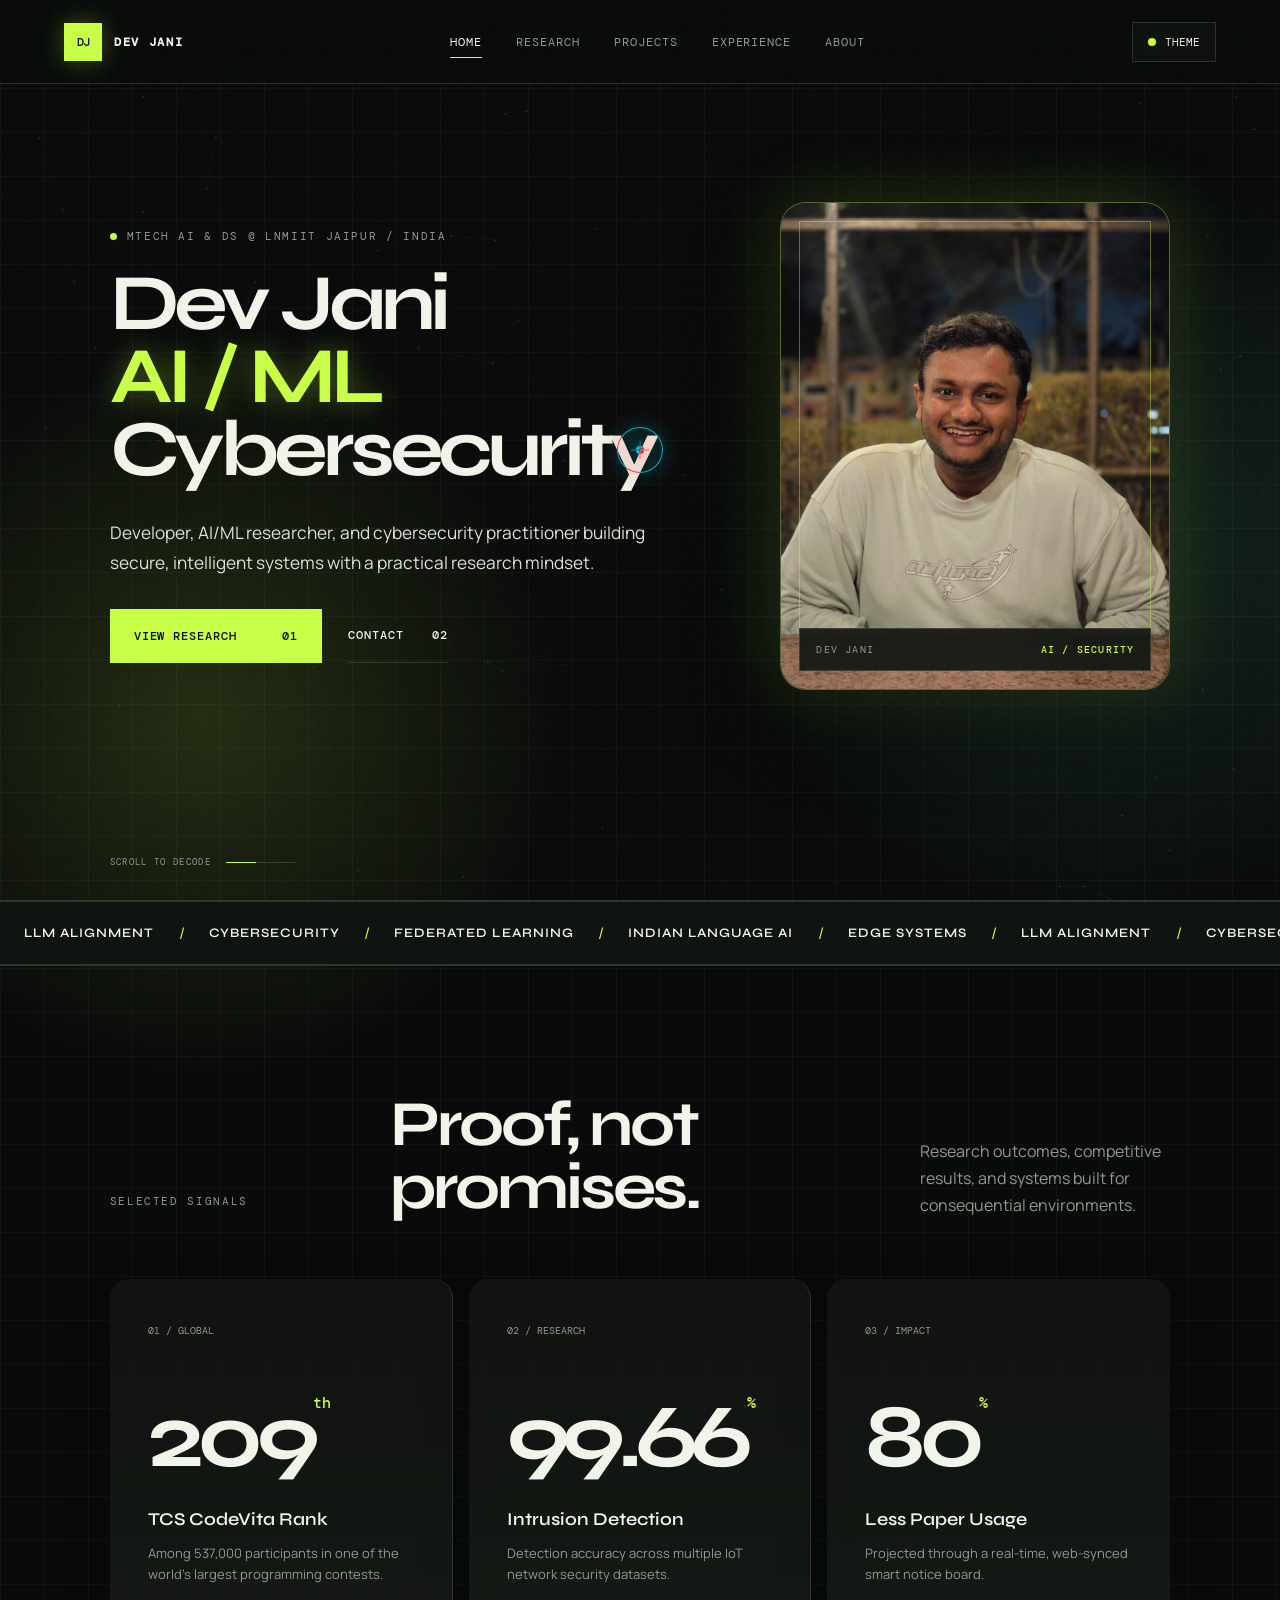
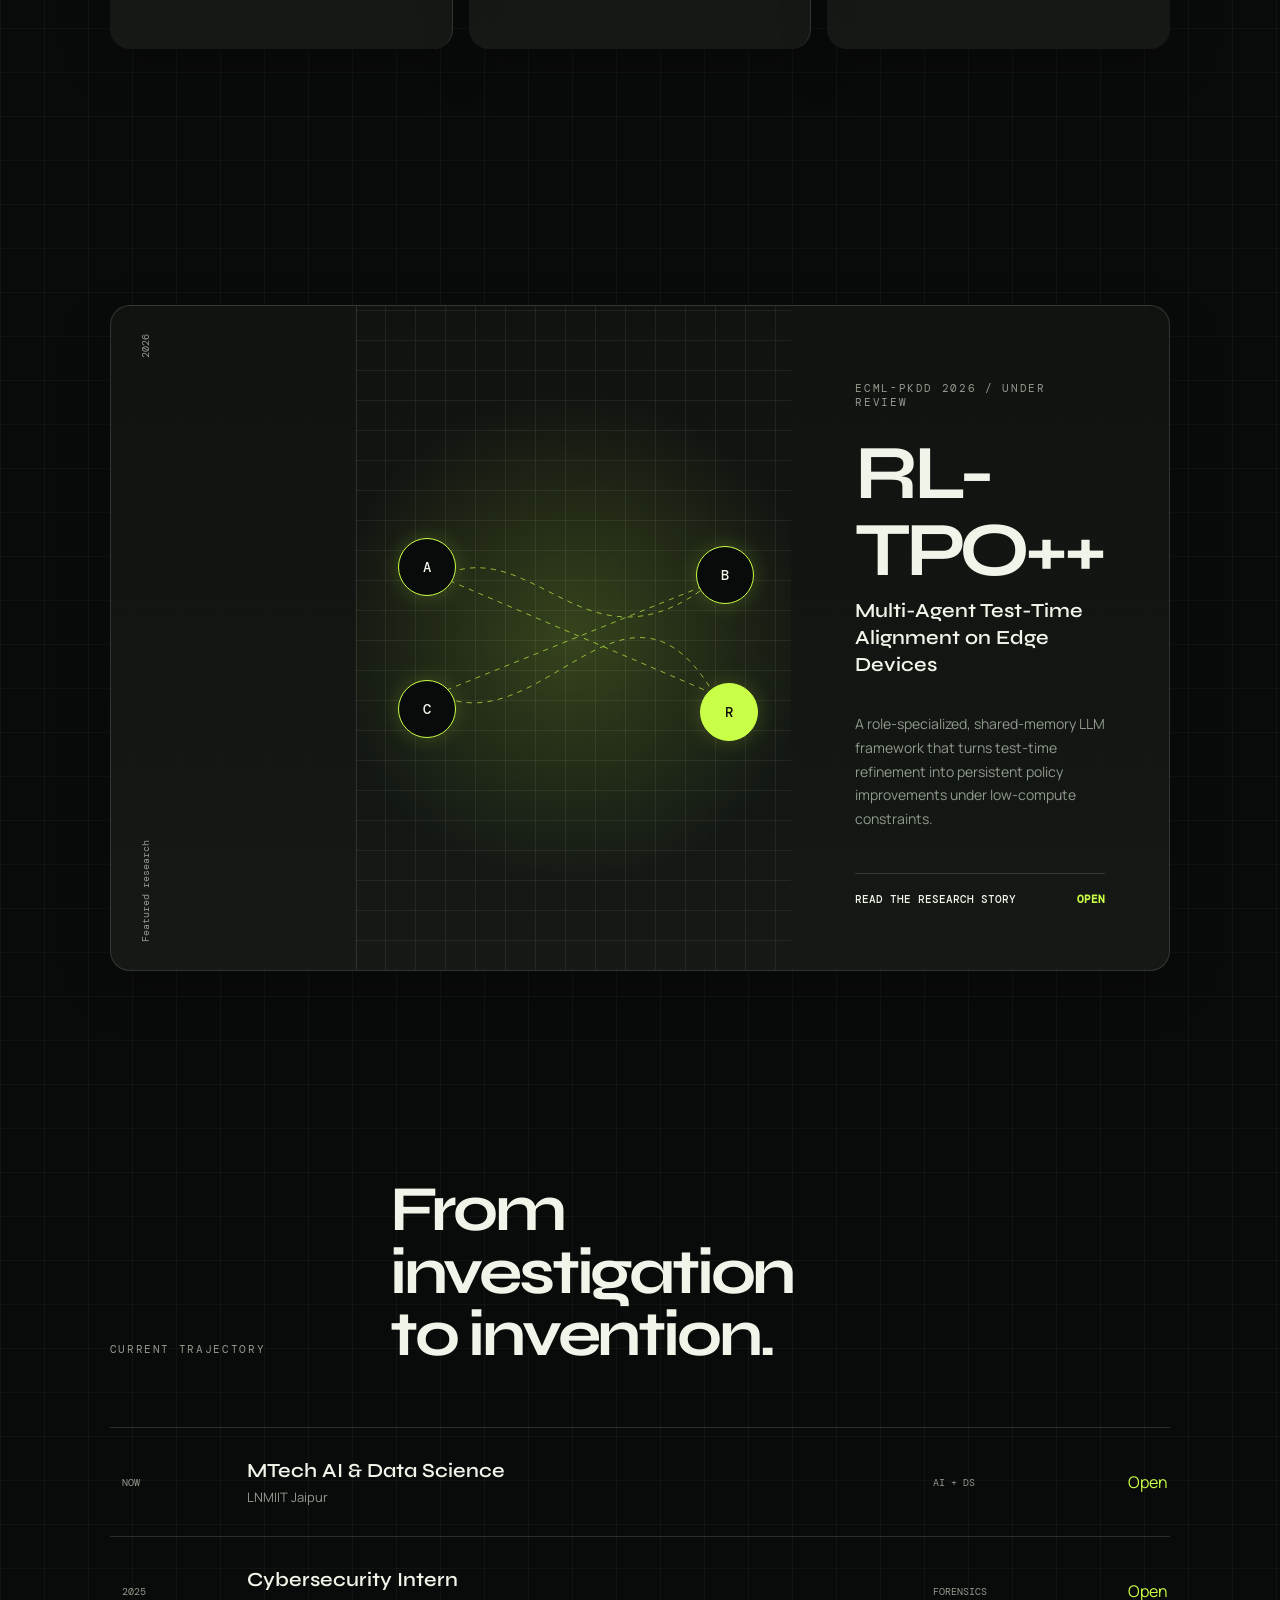
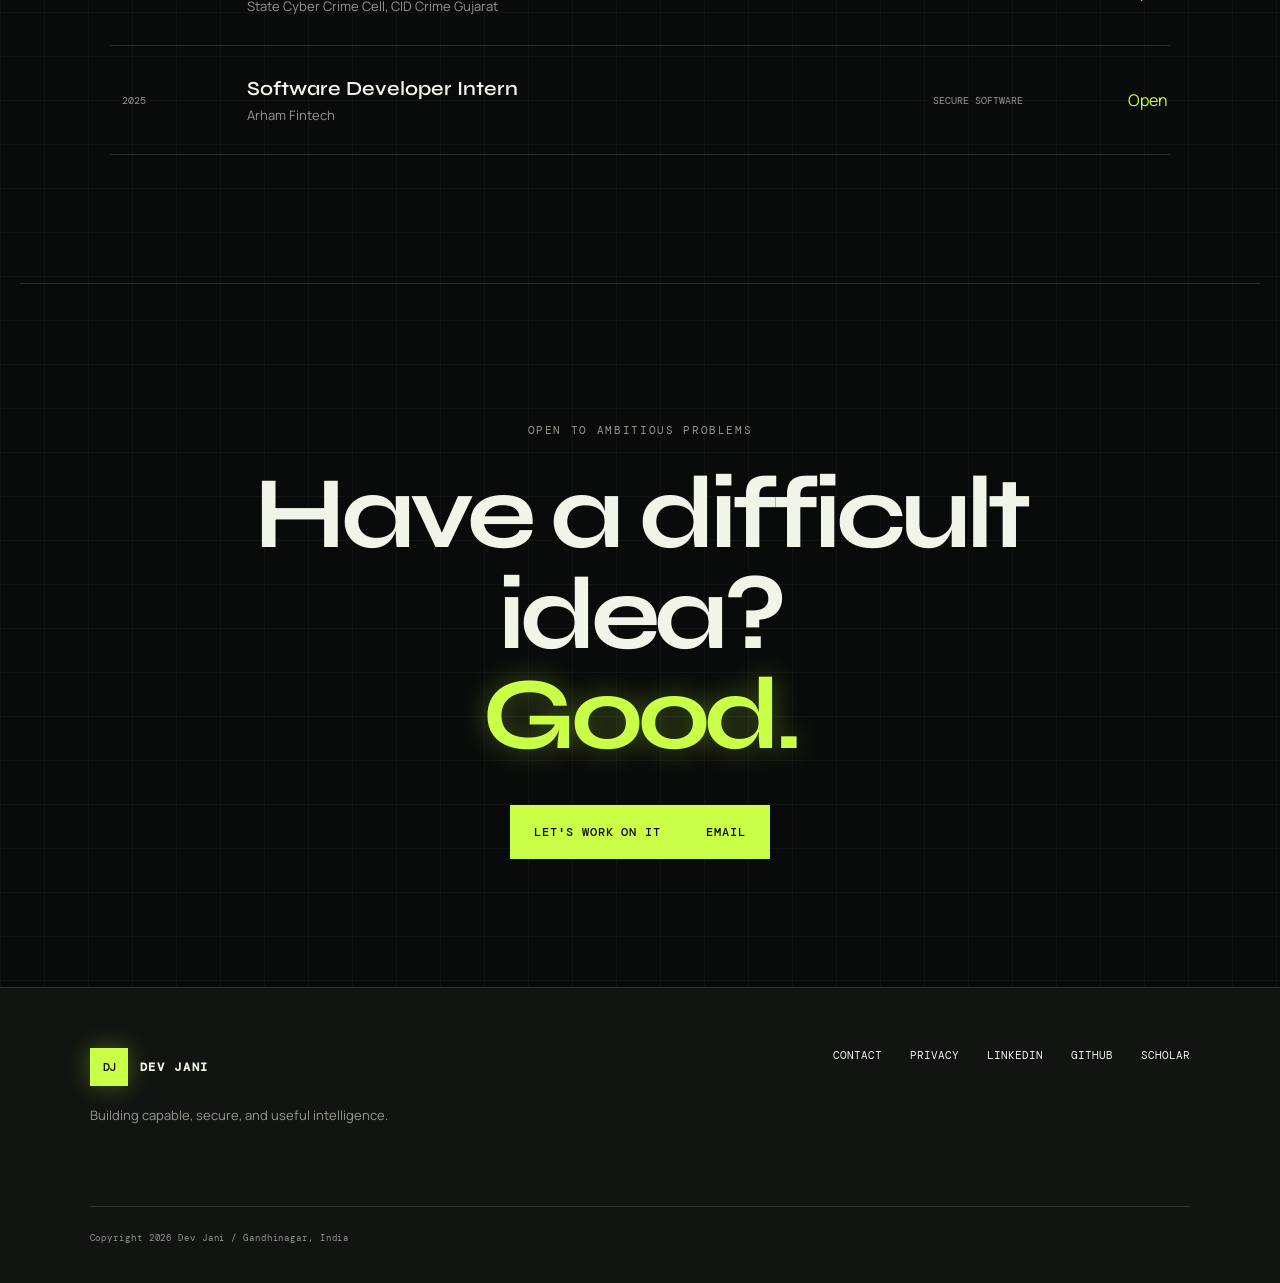
<file: index.html>
﻿<!doctype html>
<html lang="en">
<head>
  <meta charset="UTF-8">
  <meta name="viewport" content="width=device-width, initial-scale=1.0">
  <meta name="description" content="Dev Jani - AI researcher, cybersecurity practitioner, and software engineer building intelligent systems for the real world.">
  <title>Dev Jani - AI Researcher & Engineer</title>
  <link rel="canonical" href="https://d-ev-portfolio.vercel.app/">
  <meta property="og:type" content="website">
  <meta property="og:title" content="Dev Jani — AI Researcher & Engineer">
  <meta property="og:description" content="AI researcher, cybersecurity practitioner, and software engineer building intelligent systems for the real world.">
  <meta property="og:url" content="https://d-ev-portfolio.vercel.app/">
  <meta property="og:image" content="https://d-ev-portfolio.vercel.app/assets/images/dev-jani-portrait.jpeg">
  <meta name="twitter:card" content="summary_large_image">
  <script type="application/ld+json">
  {
    "@context": "https://schema.org",
    "@graph": [
      {"@type":"Person","@id":"https://d-ev-portfolio.vercel.app/#dev-jani","name":"Dev Jani","url":"https://d-ev-portfolio.vercel.app/","image":"https://d-ev-portfolio.vercel.app/assets/images/dev-jani-portrait.jpeg","jobTitle":"AI Researcher and Software Engineer","description":"AI researcher, cybersecurity practitioner, and software engineer building secure, intelligent systems.","email":"dev.j.jani2004@gmail.com","telephone":"+91-91733-68237","address":{"@type":"PostalAddress","addressLocality":"Gandhinagar","addressRegion":"Gujarat","addressCountry":"IN"},"sameAs":["https://www.linkedin.com/in/devjani/","https://github.com/DevJani1454","https://scholar.google.com/citations?user=0_4gJzQAAAAJ&hl=en"]},
      {"@type":"Organization","@id":"https://d-ev-portfolio.vercel.app/#organization","name":"Dev Jani Portfolio","url":"https://d-ev-portfolio.vercel.app/","email":"dev.j.jani2004@gmail.com","telephone":"+91-91733-68237","address":{"@type":"PostalAddress","addressLocality":"Gandhinagar","addressRegion":"Gujarat","addressCountry":"IN"},"contactPoint":{"@type":"ContactPoint","email":"dev.j.jani2004@gmail.com","telephone":"+91-91733-68237","contactType":"professional inquiries","availableLanguage":["English","Gujarati","Hindi"]}}
    ]
  }
  </script>
  <link rel="preconnect" href="https://fonts.googleapis.com">
  <link rel="preconnect" href="https://fonts.gstatic.com" crossorigin>
  <link href="https://fonts.googleapis.com/css2?family=DM+Mono:wght@300;400;500&family=Manrope:wght@400;500;600;700&family=Syne:wght@600;700;800&display=swap" rel="stylesheet">
  <link rel="stylesheet" href="assets/styles.css">
</head>
<body data-page="home">
  <canvas id="field" aria-hidden="true"></canvas>
  <div class="noise" aria-hidden="true"></div>

  <header class="site-header">
    <a class="brand" href="index.html" aria-label="Dev Jani, home"><span>DJ</span><b>DEV JANI</b></a>
    <nav class="desktop-nav" aria-label="Primary navigation">
      <a class="active" href="index.html">Home</a>
      <a href="research.html">Research</a>
      <a href="projects.html">Projects</a>
      <a href="experience.html">Experience</a>
      <a href="about.html">About</a>
    </nav>
    <div class="header-actions">
      <button class="theme-trigger" type="button" aria-label="Change theme"><i></i><span>Theme</span></button>
      <button class="menu-trigger" type="button" aria-label="Open menu"><span></span><span></span></button>
    </div>
  </header>

  <aside class="mobile-menu" aria-hidden="true">
    <nav>
      <a href="index.html">Home <sup>01</sup></a>
      <a href="research.html">Research <sup>02</sup></a>
      <a href="projects.html">Projects <sup>03</sup></a>
      <a href="experience.html">Experience <sup>04</sup></a>
      <a href="about.html">About <sup>05</sup></a>
    </nav>
  </aside>

  <main>
    <section class="hero section">
      <div class="hero-copy">
        <div class="eyebrow reveal"><span class="status-dot"></span> MTech AI &amp; DS @ LNMIIT Jaipur / India</div>
        <h1 class="hero-title reveal">Dev Jani<br><em>AI / ML</em><br>Cybersecurity</h1>
        <p class="hero-intro reveal">Developer, AI/ML researcher, and cybersecurity practitioner building secure, intelligent systems with a practical research mindset.</p>
        <div class="hero-actions reveal">
          <a class="button primary magnetic" href="research.html">View research <span>01</span></a>
          <a class="button text-button" href="mailto:dev.j.jani2004@gmail.com">Contact <span>02</span></a>
        </div>
      </div>

      <figure class="hero-portrait reveal" aria-label="Portrait of Dev Jani">
        <img src="assets/images/dev-jani-portrait.jpeg" alt="Dev Jani smiling at a table" loading="eager">
        <figcaption>
          <span>DEV JANI</span>
          <b>AI / SECURITY</b>
        </figcaption>
      </figure>

      <div class="scroll-cue">SCROLL TO DECODE <span></span></div>
    </section>

    <section class="signal-strip">
      <div class="marquee">
        <div class="marquee-inner">
          <span>LLM ALIGNMENT</span><i>/</i><span>CYBERSECURITY</span><i>/</i><span>FEDERATED LEARNING</span><i>/</i><span>INDIAN LANGUAGE AI</span><i>/</i><span>EDGE SYSTEMS</span><i>/</i>
          <span>LLM ALIGNMENT</span><i>/</i><span>CYBERSECURITY</span><i>/</i><span>FEDERATED LEARNING</span><i>/</i><span>INDIAN LANGUAGE AI</span><i>/</i><span>EDGE SYSTEMS</span><i>/</i>
        </div>
      </div>
    </section>

    <section class="section proof-section">
      <div class="section-heading reveal">
        <p class="kicker">Selected signals</p>
        <h2>Proof, not promises.</h2>
        <p>Research outcomes, competitive results, and systems built for consequential environments.</p>
      </div>
      <div class="metric-grid">
        <article class="metric-card tilt reveal">
          <span class="metric-index">01 / GLOBAL</span>
          <strong><span data-count="209">0</span><sup>th</sup></strong>
          <h3>TCS CodeVita Rank</h3>
          <p>Among 537,000 participants in one of the world's largest programming contests.</p>
        </article>
        <article class="metric-card tilt reveal">
          <span class="metric-index">02 / RESEARCH</span>
          <strong><span data-count="99.66">0</span><sup>%</sup></strong>
          <h3>Intrusion Detection</h3>
          <p>Detection accuracy across multiple IoT network security datasets.</p>
        </article>
        <article class="metric-card tilt reveal">
          <span class="metric-index">03 / IMPACT</span>
          <strong><span data-count="80">0</span><sup>%</sup></strong>
          <h3>Less Paper Usage</h3>
          <p>Projected through a real-time, web-synced smart notice board.</p>
        </article>
      </div>
    </section>

    <section class="section feature-section">
      <a class="feature-card reveal" href="research.html">
        <div class="feature-meta"><span>Featured research</span><span>2026</span></div>
        <div class="feature-visual">
          <div class="agent-map" aria-hidden="true">
            <i class="node node-a">A</i><i class="node node-b">B</i><i class="node node-c">C</i><i class="node node-d">R</i>
            <svg viewBox="0 0 600 360"><path d="M95 90 C240 20 320 250 510 100"/><path d="M90 270 C250 350 380 40 515 270"/><path d="M95 90 L515 270"/><path d="M90 270 L510 100"/></svg>
          </div>
        </div>
        <div class="feature-copy">
          <p class="kicker">ECML-PKDD 2026 / Under review</p>
          <h2>RL-TPO++</h2>
          <h3>Multi-Agent Test-Time Alignment on Edge Devices</h3>
          <p>A role-specialized, shared-memory LLM framework that turns test-time refinement into persistent policy improvements under low-compute constraints.</p>
          <span class="link-arrow">Read the research story <b>Open</b></span>
        </div>
      </a>
    </section>

    <section class="section path-section">
      <div class="section-heading reveal">
        <p class="kicker">Current trajectory</p>
        <h2>From investigation<br>to invention.</h2>
      </div>
      <div class="path-list">
        <a class="path-row reveal" href="about.html">
          <span class="path-year">NOW</span>
          <div><h3>MTech AI &amp; Data Science</h3><p>LNMIIT Jaipur</p></div>
          <span class="path-tag">AI + DS</span><b>Open</b>
        </a>
        <a class="path-row reveal" href="experience.html">
          <span class="path-year">2025</span>
          <div><h3>Cybersecurity Intern</h3><p>State Cyber Crime Cell, CID Crime Gujarat</p></div>
          <span class="path-tag">FORENSICS</span><b>Open</b>
        </a>
        <a class="path-row reveal" href="experience.html">
          <span class="path-year">2025</span>
          <div><h3>Software Developer Intern</h3><p>Arham Fintech</p></div>
          <span class="path-tag">SECURE SOFTWARE</span><b>Open</b>
        </a>
      </div>
    </section>

    <section class="section contact-cta reveal">
      <p class="kicker">Open to ambitious problems</p>
      <h2>Have a difficult idea?<br><em>Good.</em></h2>
      <a class="button primary magnetic" href="mailto:dev.j.jani2004@gmail.com">Let's work on it <span>Email</span></a>
    </section>
  </main>

  <footer class="site-footer">
    <div><a class="brand" href="index.html"><span>DJ</span><b>DEV JANI</b></a><p>Building capable, secure, and useful intelligence.</p></div>
    <div class="footer-links"><a href="contact.html">Contact</a><a href="privacy.html">Privacy</a><a href="https://www.linkedin.com/in/devjani/" target="_blank" rel="noreferrer">LinkedIn</a><a href="https://github.com/DevJani1454" target="_blank" rel="noreferrer">GitHub</a><a href="https://scholar.google.com/citations?user=0_4gJzQAAAAJ&hl=en" target="_blank" rel="noreferrer">Scholar</a></div>
    <p class="copyright">Copyright <span data-year></span> Dev Jani / Gandhinagar, India</p>
  </footer>

  <div class="theme-panel" aria-hidden="true">
    <p>Choose your atmosphere</p>
    <button data-theme-value="noir" data-label="Noir Signal" aria-label="Use Noir Signal theme"><span></span>Noir Signal</button>
    <button data-theme-value="paper" data-label="Research Paper" aria-label="Use Research Paper theme"><span></span>Research Paper</button>
    <button data-theme-value="cobalt" data-label="Cobalt Lab" aria-label="Use Cobalt Lab theme"><span></span>Cobalt Lab</button>
    <button data-theme-value="cyber" data-label="Cyber Ops" aria-label="Use Cyber Ops theme"><span></span>Cyber Ops</button>
    <button data-theme-value="airforce" data-label="Air Command" aria-label="Use Air Command theme"><span></span>Air Command</button>
    <button data-theme-value="quantum" data-label="Quantum Bloom" aria-label="Use Quantum Bloom theme"><span></span>Quantum Bloom</button>
  </div>

  <div class="cursor-dot" aria-hidden="true"></div><div class="cursor-ring" aria-hidden="true"></div>
  <div class="page-transition" aria-hidden="true"><span>DEV / JANI</span></div>
  <script src="assets/app.js"></script>
</body>
</html>
</file>
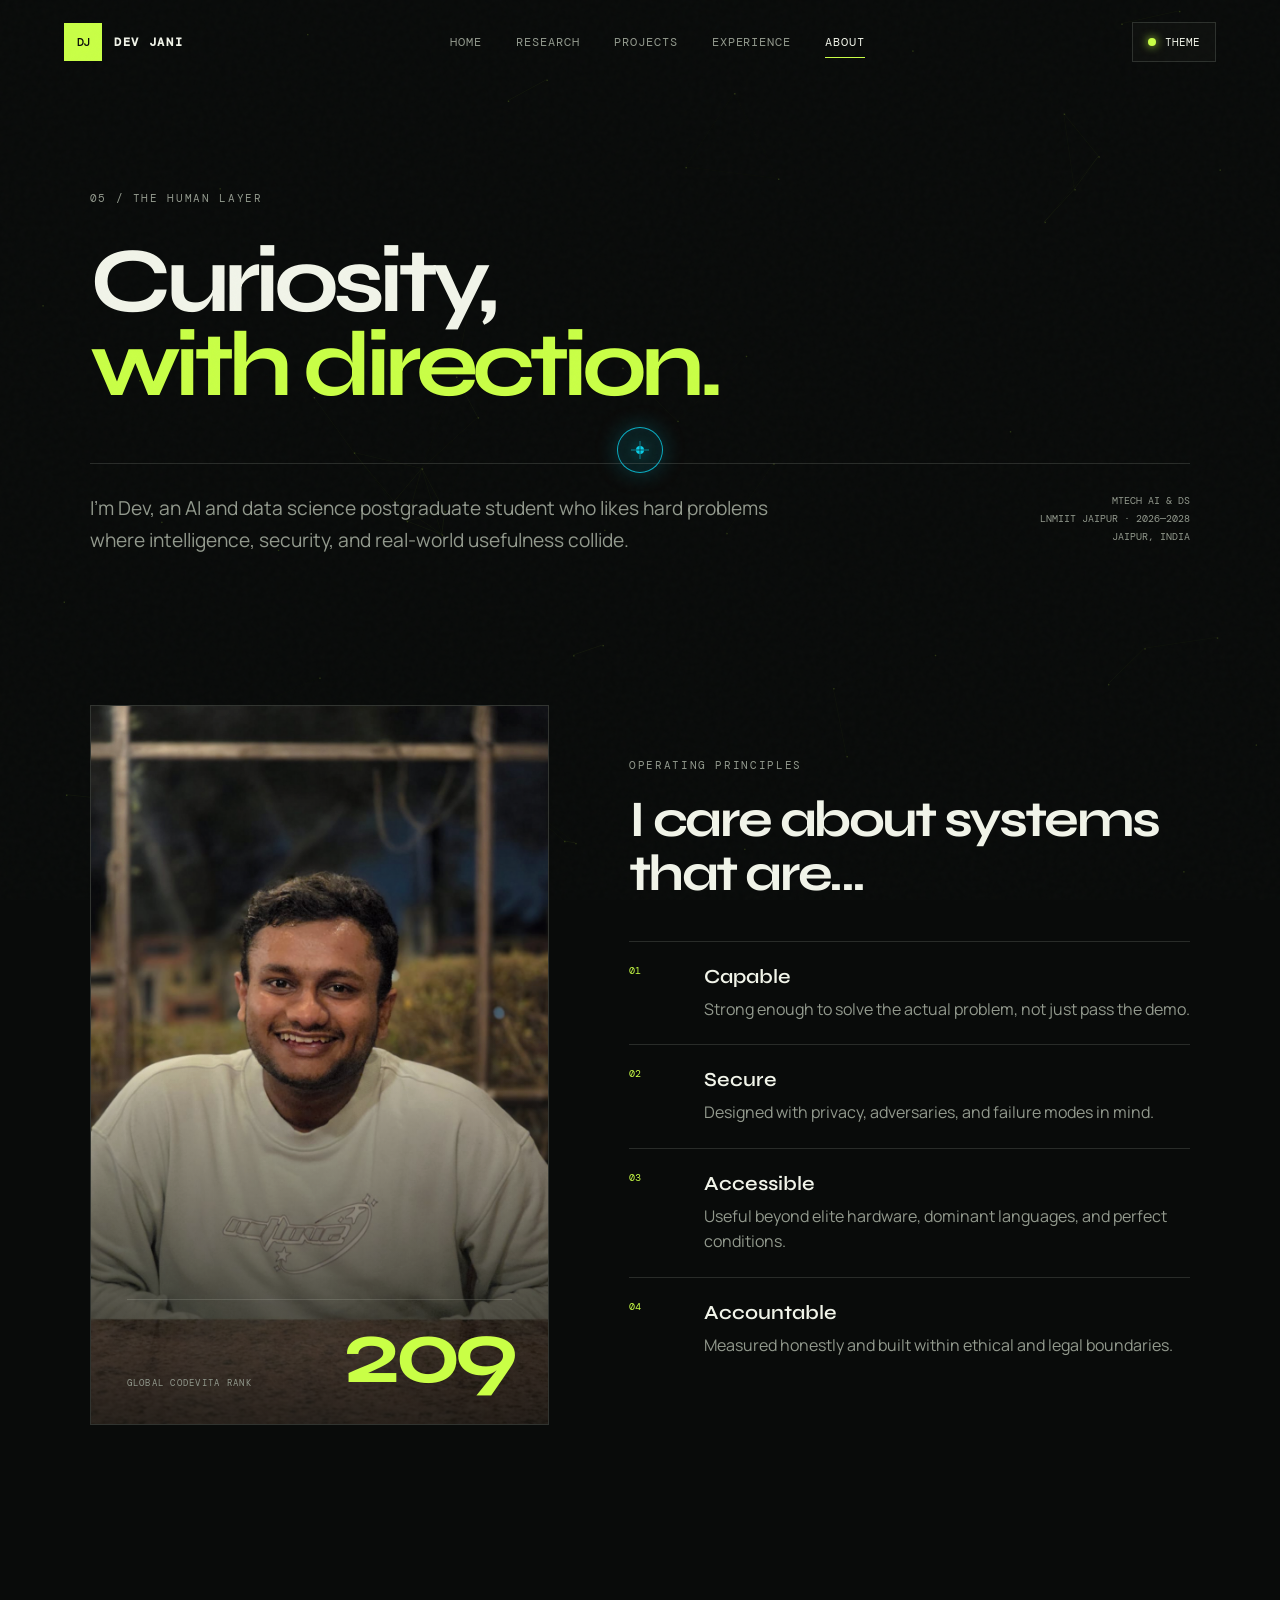
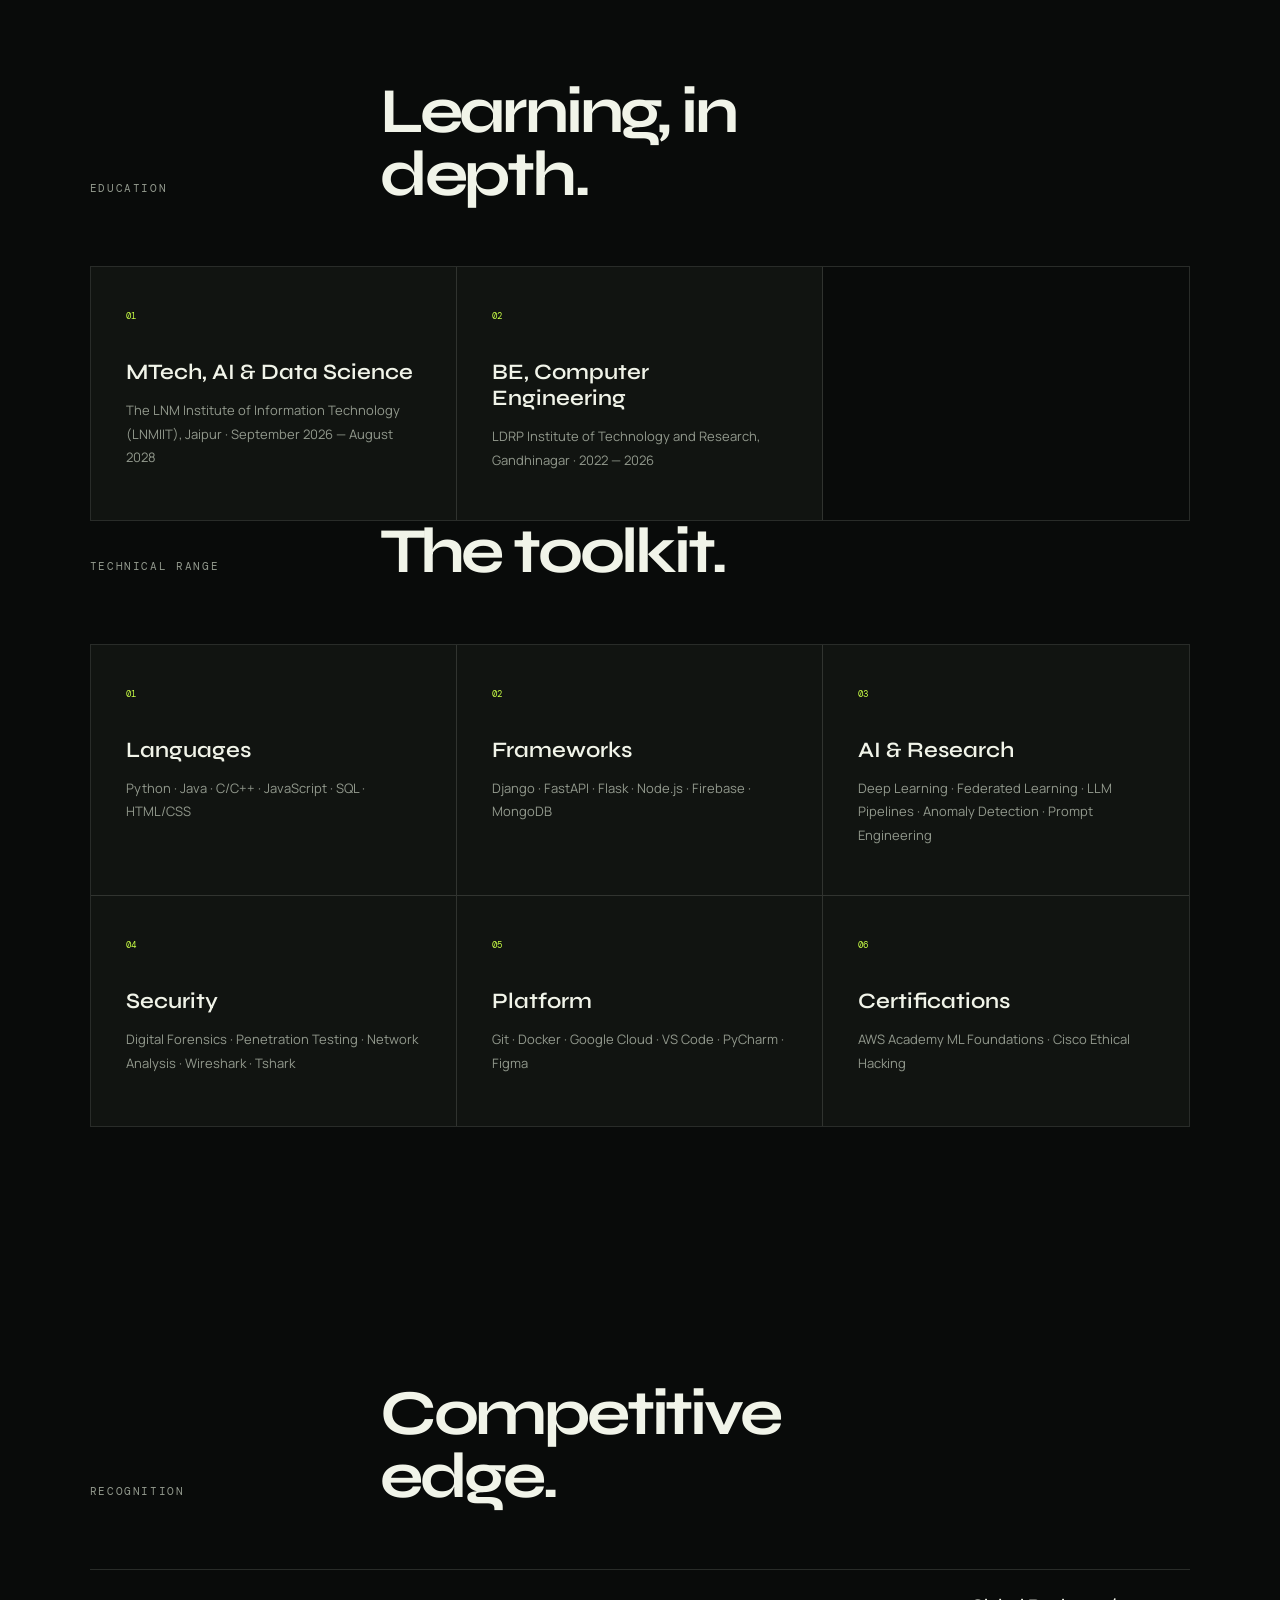
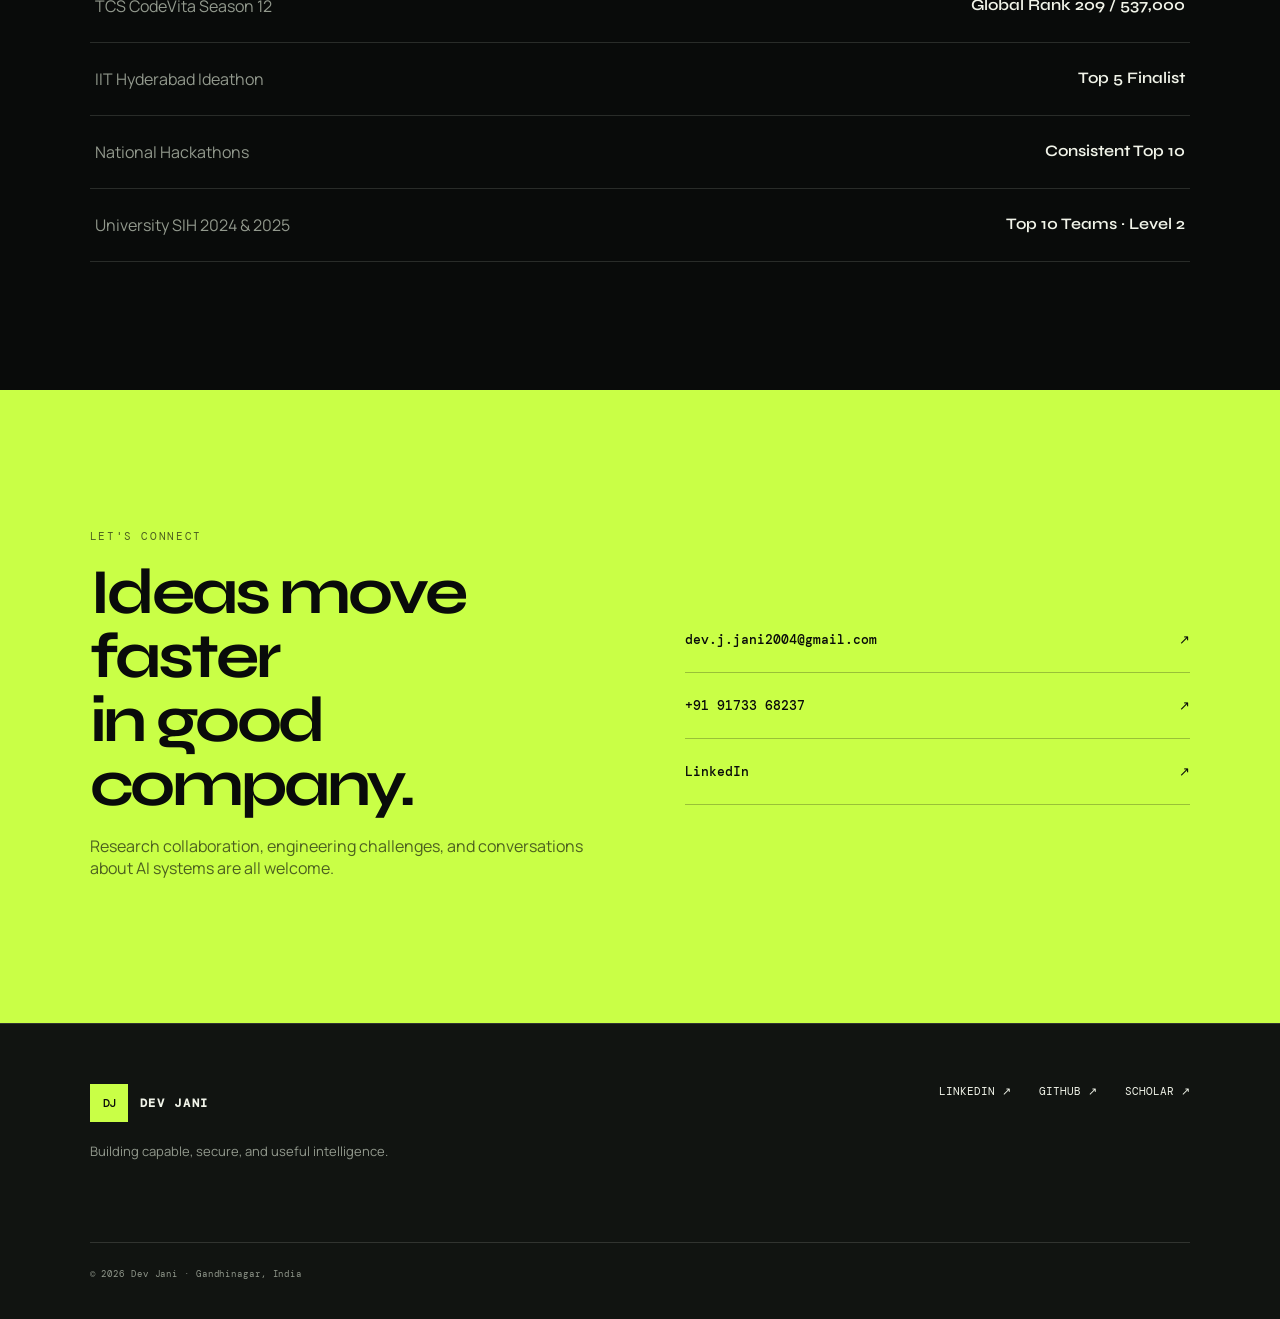
<file: about.html>
<!doctype html>
<html lang="en">
<head>
  <meta charset="UTF-8"><meta name="viewport" content="width=device-width, initial-scale=1.0"><meta name="description" content="About Dev Jani — AI researcher, cybersecurity learner, engineer, and competitive programmer.">
  <title>About Dev Jani — AI Researcher & Engineer</title><link rel="canonical" href="https://d-ev-portfolio.vercel.app/about"><meta property="og:type" content="profile"><meta property="og:image" content="https://d-ev-portfolio.vercel.app/assets/images/dev-jani-portrait.jpeg">
  <link rel="preconnect" href="https://fonts.googleapis.com"><link rel="preconnect" href="https://fonts.gstatic.com" crossorigin><link href="https://fonts.googleapis.com/css2?family=DM+Mono:wght@300;400;500&family=Manrope:wght@400;500;600;700&family=Syne:wght@600;700;800&display=swap" rel="stylesheet"><link rel="stylesheet" href="assets/styles.css">
</head>
<body data-page="about">
  <canvas id="field"></canvas><div class="noise"></div>
  <header class="site-header"><a class="brand" href="index.html"><span>DJ</span><b>DEV JANI</b></a><nav class="desktop-nav"><a href="index.html">Home</a><a href="research.html">Research</a><a href="projects.html">Projects</a><a href="experience.html">Experience</a><a class="active" href="about.html">About</a></nav><div class="header-actions"><button class="theme-trigger" type="button" aria-label="Change theme"><i></i><span>Theme</span></button><button class="menu-trigger" type="button" aria-label="Open menu"><span></span><span></span></button></div></header>
  <aside class="mobile-menu" aria-hidden="true"><nav><a href="index.html">Home <sup>01</sup></a><a href="research.html">Research <sup>02</sup></a><a href="projects.html">Projects <sup>03</sup></a><a href="experience.html">Experience <sup>04</sup></a><a href="about.html">About <sup>05</sup></a></nav></aside>
  <main>
    <section class="page-hero section"><p class="eyebrow reveal">05 / The human layer</p><h1 class="reveal">Curiosity,<br><em>with direction.</em></h1><div class="page-intro reveal"><p>I’m Dev, an AI and data science postgraduate student who likes hard problems where intelligence, security, and real-world usefulness collide.</p><span>MTECH AI &amp; DS<br>LNMIIT JAIPUR · 2026—2028<br>JAIPUR, INDIA</span></div></section>
    <section class="section manifesto-grid">
      <div class="manifesto-visual reveal"><figure class="about-portrait"><img src="assets/images/dev-jani-portrait.jpeg" alt="Dev Jani smiling at a table" loading="lazy"><figcaption><span>GLOBAL CODEVITA RANK</span><b>209</b></figcaption></figure></div>
      <div class="manifesto-copy reveal"><p class="kicker">Operating principles</p><h2>I care about systems that are...</h2><ol><li><span>01</span><div><b>Capable</b><p>Strong enough to solve the actual problem, not just pass the demo.</p></div></li><li><span>02</span><div><b>Secure</b><p>Designed with privacy, adversaries, and failure modes in mind.</p></div></li><li><span>03</span><div><b>Accessible</b><p>Useful beyond elite hardware, dominant languages, and perfect conditions.</p></div></li><li><span>04</span><div><b>Accountable</b><p>Measured honestly and built within ethical and legal boundaries.</p></div></li></ol></div>
    </section>
    <section class="section skills-section">
      <div class="section-heading reveal"><p class="kicker">Education</p><h2>Learning, in depth.</h2></div>
      <div class="skills-grid">
        <article class="skill-block reveal"><span>01</span><h3>MTech, AI &amp; Data Science</h3><p>The LNM Institute of Information Technology (LNMIIT), Jaipur · September 2026 — August 2028</p></article>
        <article class="skill-block reveal"><span>02</span><h3>BE, Computer Engineering</h3><p>LDRP Institute of Technology and Research, Gandhinagar · 2022 — 2026</p></article>
      </div>
      <div class="section-heading reveal"><p class="kicker">Technical range</p><h2>The toolkit.</h2></div>
      <div class="skills-grid">
        <article class="skill-block reveal"><span>01</span><h3>Languages</h3><p>Python · Java · C/C++ · JavaScript · SQL · HTML/CSS</p></article>
        <article class="skill-block reveal"><span>02</span><h3>Frameworks</h3><p>Django · FastAPI · Flask · Node.js · Firebase · MongoDB</p></article>
        <article class="skill-block reveal"><span>03</span><h3>AI & Research</h3><p>Deep Learning · Federated Learning · LLM Pipelines · Anomaly Detection · Prompt Engineering</p></article>
        <article class="skill-block reveal"><span>04</span><h3>Security</h3><p>Digital Forensics · Penetration Testing · Network Analysis · Wireshark · Tshark</p></article>
        <article class="skill-block reveal"><span>05</span><h3>Platform</h3><p>Git · Docker · Google Cloud · VS Code · PyCharm · Figma</p></article>
        <article class="skill-block reveal"><span>06</span><h3>Certifications</h3><p>AWS Academy ML Foundations · Cisco Ethical Hacking</p></article>
      </div>
    </section>
    <section class="section awards-section">
      <div class="section-heading reveal"><p class="kicker">Recognition</p><h2>Competitive edge.</h2></div>
      <div class="award-list"><p class="reveal"><span>TCS CodeVita Season 12</span><b>Global Rank 209 / 537,000</b></p><p class="reveal"><span>IIT Hyderabad Ideathon</span><b>Top 5 Finalist</b></p><p class="reveal"><span>National Hackathons</span><b>Consistent Top 10</b></p><p class="reveal"><span>University SIH 2024 & 2025</span><b>Top 10 Teams · Level 2</b></p></div>
    </section>
    <section class="section contact-card reveal"><div><p class="kicker">Let's connect</p><h2>Ideas move faster<br>in good company.</h2><p>Research collaboration, engineering challenges, and conversations about AI systems are all welcome.</p></div><div class="contact-links"><a href="mailto:dev.j.jani2004@gmail.com">dev.j.jani2004@gmail.com <span>↗</span></a><a href="tel:+919173368237">+91 91733 68237 <span>↗</span></a><a href="https://www.linkedin.com/in/devjani/" target="_blank" rel="noreferrer">LinkedIn <span>↗</span></a></div></section>
  </main>
  <footer class="site-footer"><div><a class="brand" href="index.html"><span>DJ</span><b>DEV JANI</b></a><p>Building capable, secure, and useful intelligence.</p></div><div class="footer-links"><a href="https://www.linkedin.com/in/devjani/" target="_blank" rel="noreferrer">LinkedIn ↗</a><a href="https://github.com/DevJani1454" target="_blank" rel="noreferrer">GitHub ↗</a><a href="https://scholar.google.com/citations?user=0_4gJzQAAAAJ&hl=en" target="_blank" rel="noreferrer">Scholar ↗</a></div><p class="copyright">© <span data-year></span> Dev Jani · Gandhinagar, India</p></footer>
  <div class="theme-panel" aria-hidden="true"><p>Quick theme</p><button data-theme-value="noir" data-label="Noir Signal" aria-label="Use Noir Signal theme"><span></span>Noir Signal</button><button data-theme-value="paper" data-label="Research Paper" aria-label="Use Research Paper theme"><span></span>Research Paper</button><button data-theme-value="cobalt" data-label="Cobalt Lab" aria-label="Use Cobalt Lab theme"><span></span>Cobalt Lab</button><button data-theme-value="cyber" data-label="Cyber Ops" aria-label="Use Cyber Ops theme"><span></span>Cyber Ops</button><button data-theme-value="airforce" data-label="Air Command" aria-label="Use Air Command theme"><span></span>Air Command</button><button data-theme-value="quantum" data-label="Quantum Bloom" aria-label="Use Quantum Bloom theme"><span></span>Quantum Bloom</button></div><div class="cursor-dot"></div><div class="cursor-ring"></div><div class="page-transition"><span>ABOUT</span></div><script src="assets/app.js"></script>
</body></html>
</file>
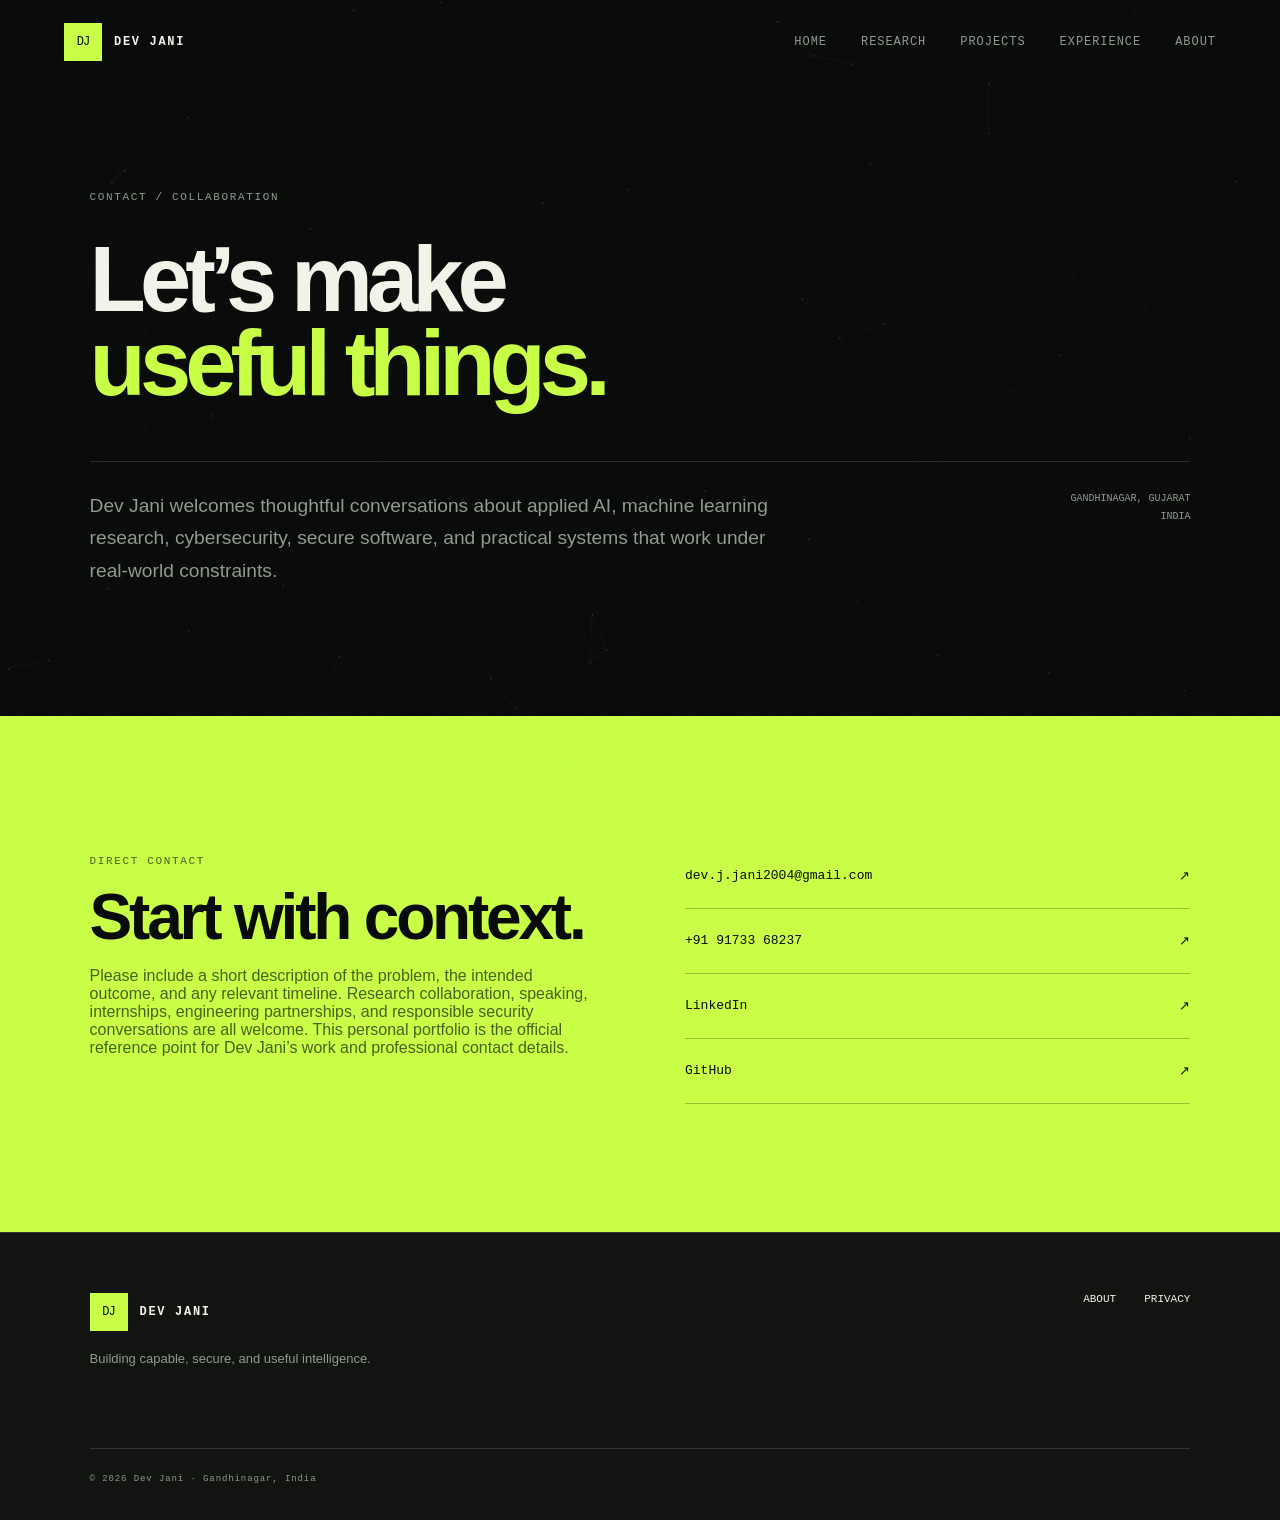
<file: contact.html>
<!doctype html>
<html lang="en">
<head>
  <meta charset="UTF-8"><meta name="viewport" content="width=device-width, initial-scale=1.0">
  <meta name="description" content="Contact Dev Jani for AI research, cybersecurity, and software engineering collaboration.">
  <title>Contact Dev Jani — AI Research & Engineering</title>
  <link rel="canonical" href="https://d-ev-portfolio.vercel.app/contact"><meta property="og:type" content="website"><meta property="og:image" content="https://d-ev-portfolio.vercel.app/assets/images/dev-jani-portrait.jpeg">
  <link rel="stylesheet" href="assets/styles.css">
</head>
<body data-page="contact"><canvas id="field" aria-hidden="true"></canvas><div class="noise" aria-hidden="true"></div>
  <header class="site-header"><a class="brand" href="index.html"><span>DJ</span><b>DEV JANI</b></a><nav class="desktop-nav" aria-label="Primary navigation"><a href="index.html">Home</a><a href="research.html">Research</a><a href="projects.html">Projects</a><a href="experience.html">Experience</a><a href="about.html">About</a></nav></header>
  <main><section class="page-hero section"><p class="eyebrow">CONTACT / COLLABORATION</p><h1>Let’s make<br><em>useful things.</em></h1><div class="page-intro"><p>Dev Jani welcomes thoughtful conversations about applied AI, machine learning research, cybersecurity, secure software, and practical systems that work under real-world constraints.</p><span>GANDHINAGAR, GUJARAT<br>INDIA</span></div></section>
  <section class="section contact-card"><div><p class="kicker">Direct contact</p><h2>Start with context.</h2><p>Please include a short description of the problem, the intended outcome, and any relevant timeline. Research collaboration, speaking, internships, engineering partnerships, and responsible security conversations are all welcome. This personal portfolio is the official reference point for Dev Jani’s work and professional contact details.</p></div><div class="contact-links"><a href="mailto:dev.j.jani2004@gmail.com">dev.j.jani2004@gmail.com <span>↗</span></a><a href="tel:+919173368237">+91 91733 68237 <span>↗</span></a><a href="https://www.linkedin.com/in/devjani/" target="_blank" rel="noreferrer">LinkedIn <span>↗</span></a><a href="https://github.com/DevJani1454" target="_blank" rel="noreferrer">GitHub <span>↗</span></a></div></section></main>
  <footer class="site-footer"><div><a class="brand" href="index.html"><span>DJ</span><b>DEV JANI</b></a><p>Building capable, secure, and useful intelligence.</p></div><div class="footer-links"><a href="about.html">About</a><a href="privacy.html">Privacy</a></div><p class="copyright">© <span data-year></span> Dev Jani · Gandhinagar, India</p></footer><script src="assets/app.js"></script>
</body></html>
</file>
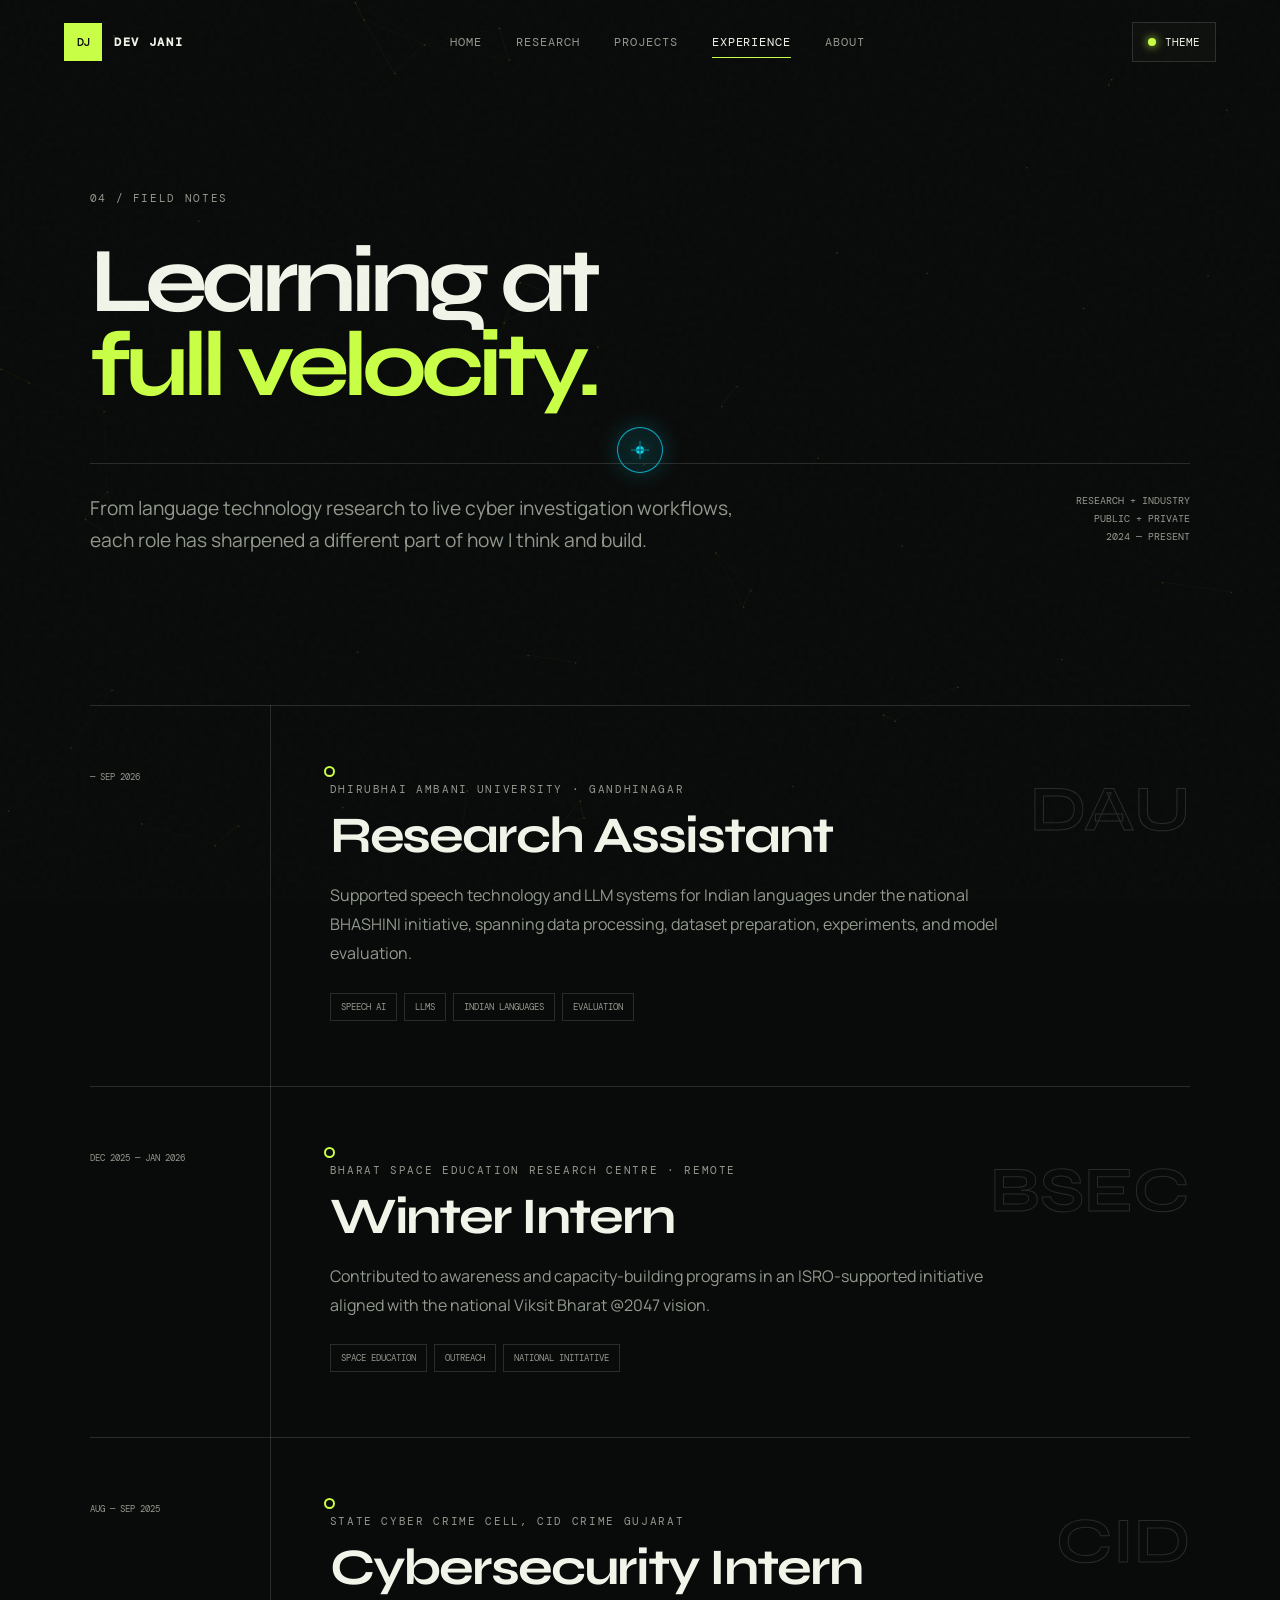
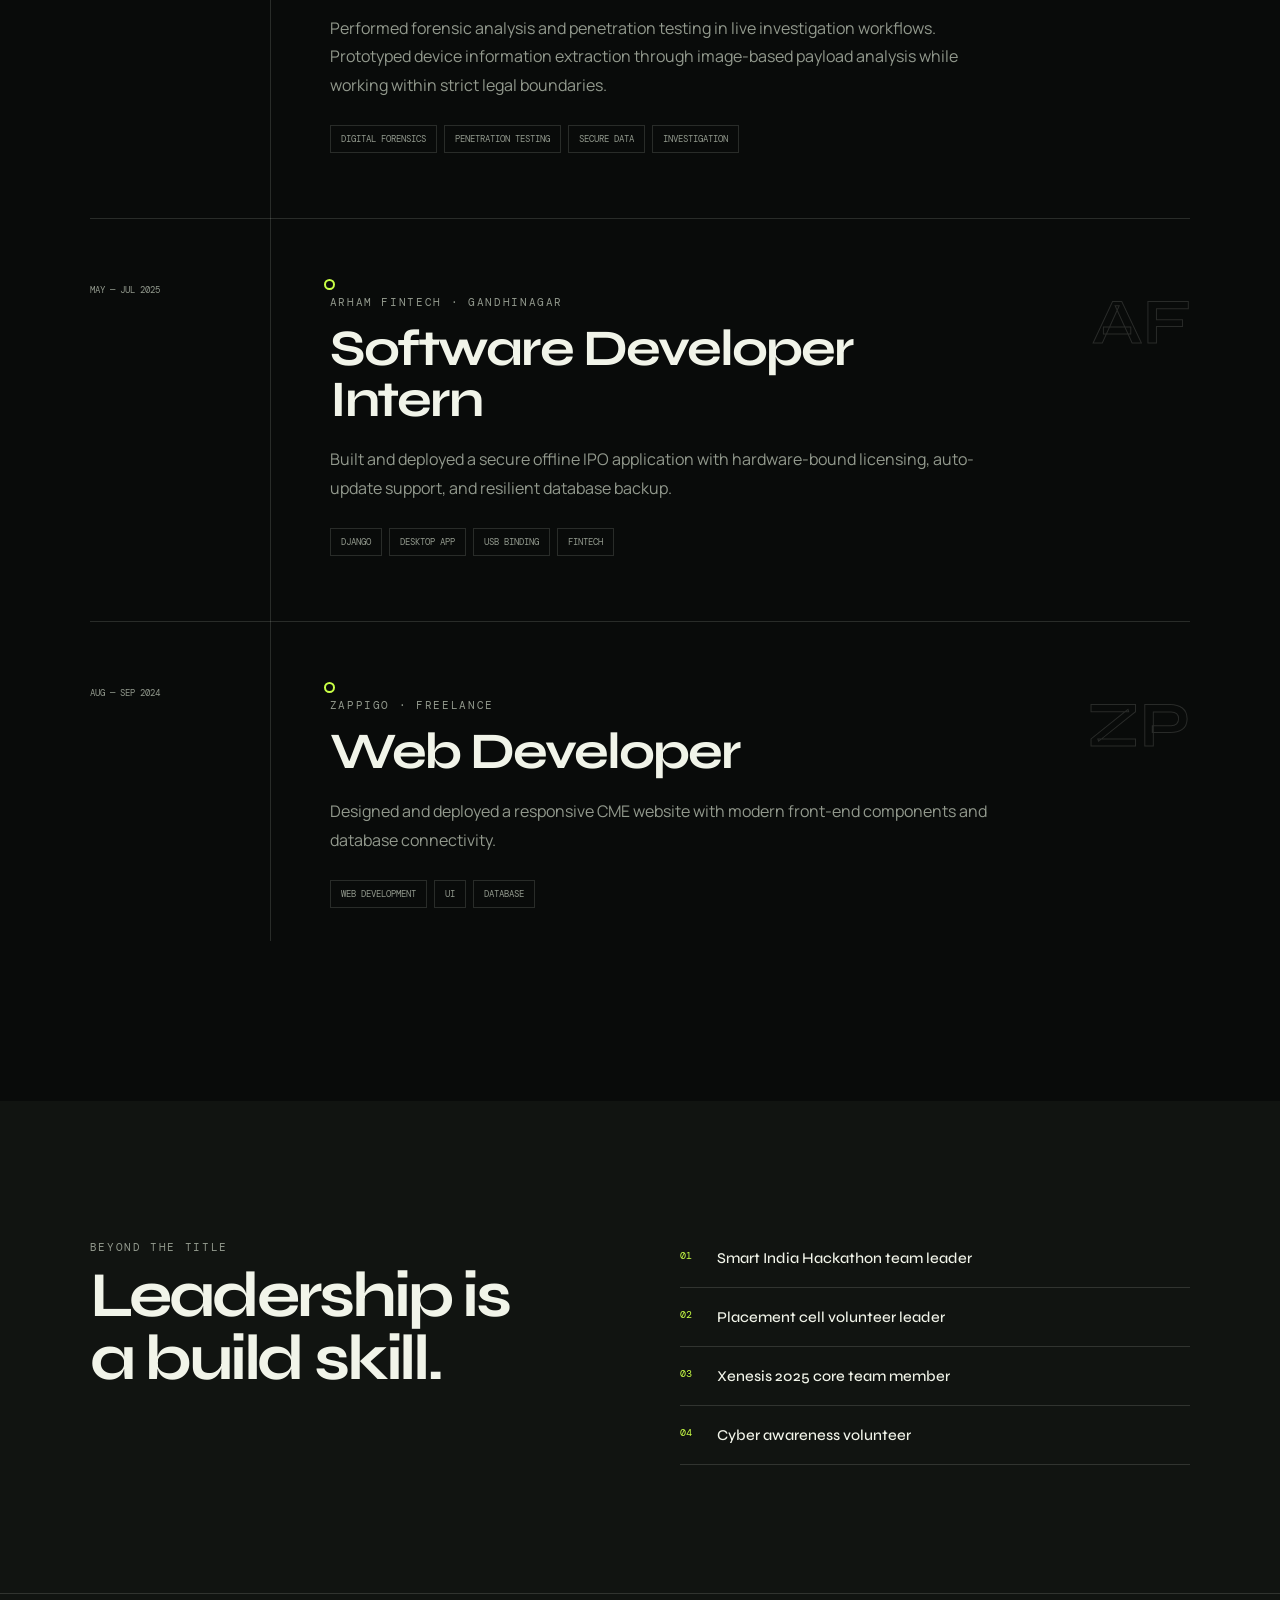
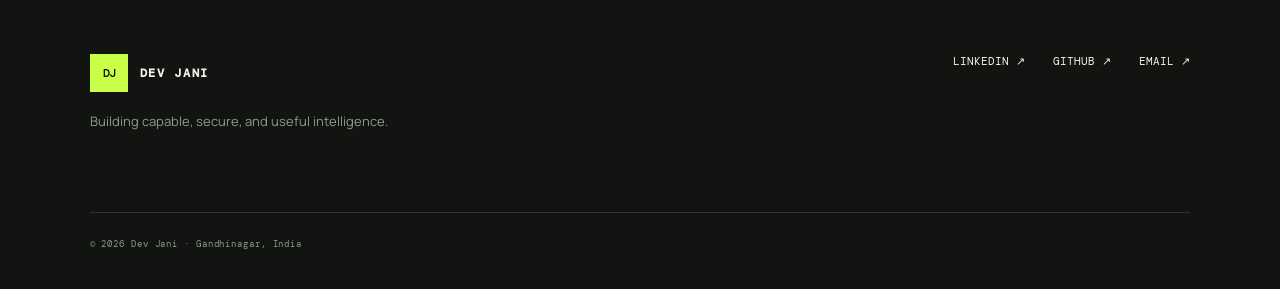
<file: experience.html>
<!doctype html>
<html lang="en">
<head>
  <meta charset="UTF-8"><meta name="viewport" content="width=device-width, initial-scale=1.0"><meta name="description" content="Experience of Dev Jani across research, cybersecurity, software engineering, and leadership.">
  <title>Dev Jani Experience — Research, Security & Engineering</title><link rel="canonical" href="https://d-ev-portfolio.vercel.app/experience"><meta property="og:type" content="website"><meta property="og:image" content="https://d-ev-portfolio.vercel.app/assets/images/dev-jani-portrait.jpeg">
  <link rel="preconnect" href="https://fonts.googleapis.com"><link rel="preconnect" href="https://fonts.gstatic.com" crossorigin><link href="https://fonts.googleapis.com/css2?family=DM+Mono:wght@300;400;500&family=Manrope:wght@400;500;600;700&family=Syne:wght@600;700;800&display=swap" rel="stylesheet"><link rel="stylesheet" href="assets/styles.css">
</head>
<body data-page="experience">
  <canvas id="field"></canvas><div class="noise"></div>
  <header class="site-header"><a class="brand" href="index.html"><span>DJ</span><b>DEV JANI</b></a><nav class="desktop-nav"><a href="index.html">Home</a><a href="research.html">Research</a><a href="projects.html">Projects</a><a class="active" href="experience.html">Experience</a><a href="about.html">About</a></nav><div class="header-actions"><button class="theme-trigger" type="button" aria-label="Change theme"><i></i><span>Theme</span></button><button class="menu-trigger" type="button" aria-label="Open menu"><span></span><span></span></button></div></header>
  <aside class="mobile-menu" aria-hidden="true"><nav><a href="index.html">Home <sup>01</sup></a><a href="research.html">Research <sup>02</sup></a><a href="projects.html">Projects <sup>03</sup></a><a href="experience.html">Experience <sup>04</sup></a><a href="about.html">About <sup>05</sup></a></nav></aside>
  <main>
    <section class="page-hero section"><p class="eyebrow reveal">04 / Field notes</p><h1 class="reveal">Learning at<br><em>full velocity.</em></h1><div class="page-intro reveal"><p>From language technology research to live cyber investigation workflows, each role has sharpened a different part of how I think and build.</p><span>RESEARCH + INDUSTRY<br>PUBLIC + PRIVATE<br>2024 — PRESENT</span></div></section>
    <section class="section timeline">
      <div class="timeline-line" aria-hidden="true"></div>
      <article class="timeline-item reveal"><div class="timeline-date"><span>— SEP 2026</span><i></i></div><div class="timeline-body"><p class="kicker">Dhirubhai Ambani University · Gandhinagar</p><h2>Research Assistant</h2><p>Supported speech technology and LLM systems for Indian languages under the national BHASHINI initiative, spanning data processing, dataset preparation, experiments, and model evaluation.</p><div class="chip-row"><span>Speech AI</span><span>LLMs</span><span>Indian Languages</span><span>Evaluation</span></div></div><div class="timeline-mark">DAU</div></article>
      <article class="timeline-item reveal"><div class="timeline-date"><span>DEC 2025 — JAN 2026</span><i></i></div><div class="timeline-body"><p class="kicker">Bharat Space Education Research Centre · Remote</p><h2>Winter Intern</h2><p>Contributed to awareness and capacity-building programs in an ISRO-supported initiative aligned with the national Viksit Bharat @2047 vision.</p><div class="chip-row"><span>Space Education</span><span>Outreach</span><span>National Initiative</span></div></div><div class="timeline-mark">BSEC</div></article>
      <article class="timeline-item reveal"><div class="timeline-date"><span>AUG — SEP 2025</span><i></i></div><div class="timeline-body"><p class="kicker">State Cyber Crime Cell, CID Crime Gujarat</p><h2>Cybersecurity Intern</h2><p>Performed forensic analysis and penetration testing in live investigation workflows. Prototyped device information extraction through image-based payload analysis while working within strict legal boundaries.</p><div class="chip-row"><span>Digital Forensics</span><span>Penetration Testing</span><span>Secure Data</span><span>Investigation</span></div></div><div class="timeline-mark">CID</div></article>
      <article class="timeline-item reveal"><div class="timeline-date"><span>MAY — JUL 2025</span><i></i></div><div class="timeline-body"><p class="kicker">Arham Fintech · Gandhinagar</p><h2>Software Developer Intern</h2><p>Built and deployed a secure offline IPO application with hardware-bound licensing, auto-update support, and resilient database backup.</p><div class="chip-row"><span>Django</span><span>Desktop App</span><span>USB Binding</span><span>Fintech</span></div></div><div class="timeline-mark">AF</div></article>
      <article class="timeline-item reveal"><div class="timeline-date"><span>AUG — SEP 2024</span><i></i></div><div class="timeline-body"><p class="kicker">Zappigo · Freelance</p><h2>Web Developer</h2><p>Designed and deployed a responsive CME website with modern front-end components and database connectivity.</p><div class="chip-row"><span>Web Development</span><span>UI</span><span>Database</span></div></div><div class="timeline-mark">ZP</div></article>
    </section>
    <section class="section leadership-block reveal"><div><p class="kicker">Beyond the title</p><h2>Leadership is<br>a build skill.</h2></div><div class="leadership-list"><p><span>01</span>Smart India Hackathon team leader</p><p><span>02</span>Placement cell volunteer leader</p><p><span>03</span>Xenesis 2025 core team member</p><p><span>04</span>Cyber awareness volunteer</p></div></section>
  </main>
  <footer class="site-footer"><div><a class="brand" href="index.html"><span>DJ</span><b>DEV JANI</b></a><p>Building capable, secure, and useful intelligence.</p></div><div class="footer-links"><a href="https://www.linkedin.com/in/devjani/" target="_blank" rel="noreferrer">LinkedIn ↗</a><a href="https://github.com/DevJani1454" target="_blank" rel="noreferrer">GitHub ↗</a><a href="mailto:dev.j.jani2004@gmail.com">Email ↗</a></div><p class="copyright">© <span data-year></span> Dev Jani · Gandhinagar, India</p></footer>
  <div class="theme-panel" aria-hidden="true"><p>Quick theme</p><button data-theme-value="noir" data-label="Noir Signal" aria-label="Use Noir Signal theme"><span></span>Noir Signal</button><button data-theme-value="paper" data-label="Research Paper" aria-label="Use Research Paper theme"><span></span>Research Paper</button><button data-theme-value="cobalt" data-label="Cobalt Lab" aria-label="Use Cobalt Lab theme"><span></span>Cobalt Lab</button><button data-theme-value="cyber" data-label="Cyber Ops" aria-label="Use Cyber Ops theme"><span></span>Cyber Ops</button><button data-theme-value="airforce" data-label="Air Command" aria-label="Use Air Command theme"><span></span>Air Command</button><button data-theme-value="quantum" data-label="Quantum Bloom" aria-label="Use Quantum Bloom theme"><span></span>Quantum Bloom</button></div><div class="cursor-dot"></div><div class="cursor-ring"></div><div class="page-transition"><span>EXPERIENCE</span></div><script src="assets/app.js"></script>
</body></html>
</file>
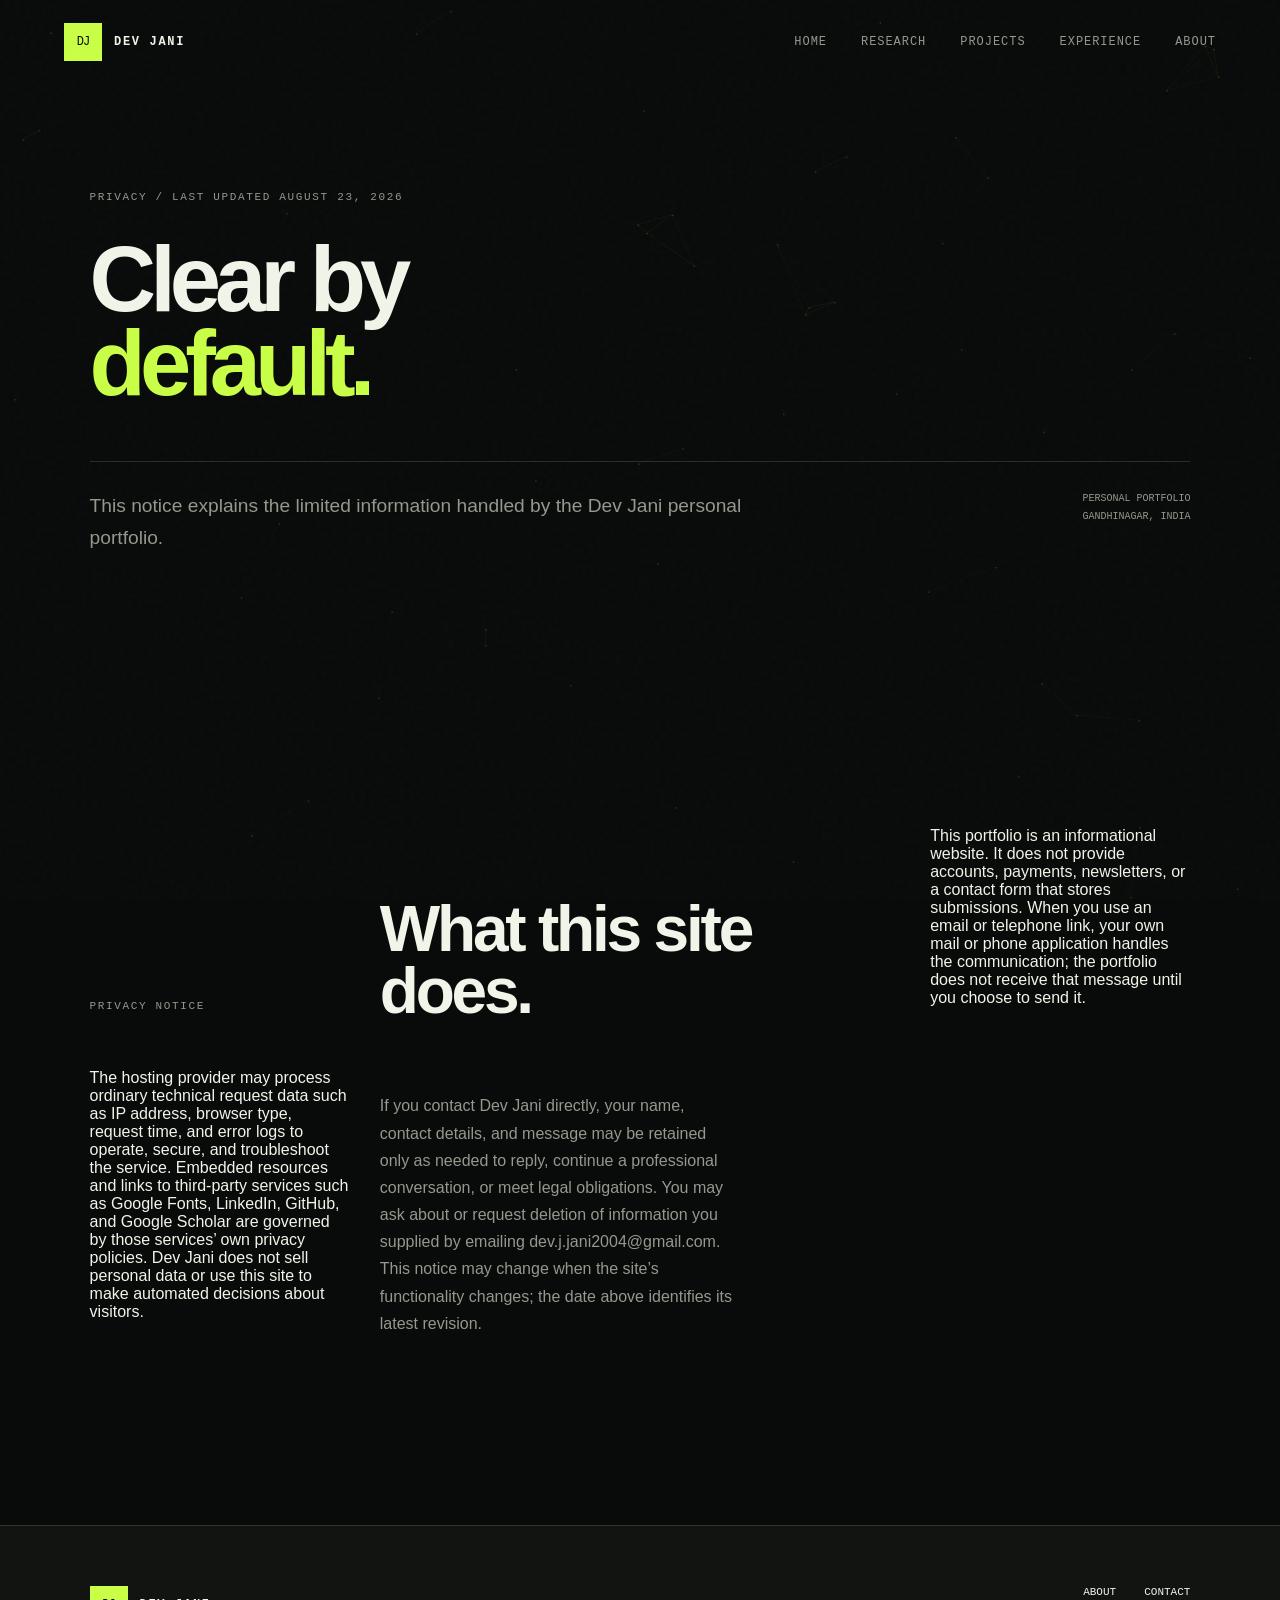
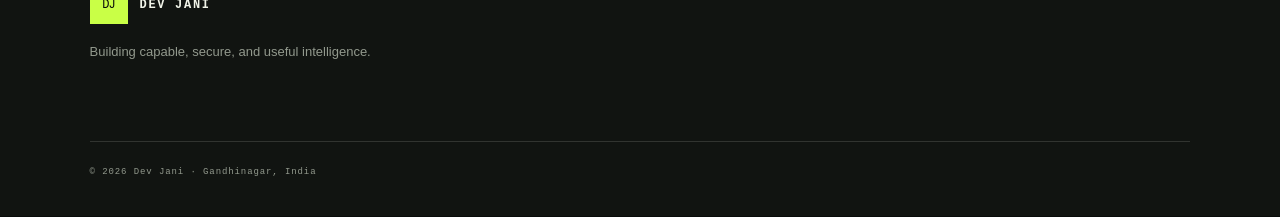
<file: privacy.html>
<!doctype html>
<html lang="en">
<head>
  <meta charset="UTF-8"><meta name="viewport" content="width=device-width, initial-scale=1.0">
  <meta name="description" content="Privacy notice for the Dev Jani personal portfolio.">
  <title>Privacy — Dev Jani Portfolio</title><link rel="canonical" href="https://d-ev-portfolio.vercel.app/privacy"><meta property="og:type" content="website"><meta property="og:image" content="https://d-ev-portfolio.vercel.app/assets/images/dev-jani-portrait.jpeg"><link rel="stylesheet" href="assets/styles.css">
</head>
<body data-page="privacy"><canvas id="field" aria-hidden="true"></canvas><div class="noise" aria-hidden="true"></div>
  <header class="site-header"><a class="brand" href="index.html"><span>DJ</span><b>DEV JANI</b></a><nav class="desktop-nav" aria-label="Primary navigation"><a href="index.html">Home</a><a href="research.html">Research</a><a href="projects.html">Projects</a><a href="experience.html">Experience</a><a href="about.html">About</a></nav></header>
  <main><section class="page-hero section"><p class="eyebrow">PRIVACY / LAST UPDATED AUGUST 23, 2026</p><h1>Clear by<br><em>default.</em></h1><div class="page-intro"><p>This notice explains the limited information handled by the Dev Jani personal portfolio.</p><span>PERSONAL PORTFOLIO<br>GANDHINAGAR, INDIA</span></div></section>
  <section class="section"><div class="section-heading"><p class="kicker">Privacy notice</p><h2>What this site does.</h2><p>This portfolio is an informational website. It does not provide accounts, payments, newsletters, or a contact form that stores submissions. When you use an email or telephone link, your own mail or phone application handles the communication; the portfolio does not receive that message until you choose to send it.</p><p>The hosting provider may process ordinary technical request data such as IP address, browser type, request time, and error logs to operate, secure, and troubleshoot the service. Embedded resources and links to third-party services such as Google Fonts, LinkedIn, GitHub, and Google Scholar are governed by those services’ own privacy policies. Dev Jani does not sell personal data or use this site to make automated decisions about visitors.</p><p>If you contact Dev Jani directly, your name, contact details, and message may be retained only as needed to reply, continue a professional conversation, or meet legal obligations. You may ask about or request deletion of information you supplied by emailing dev.j.jani2004@gmail.com. This notice may change when the site’s functionality changes; the date above identifies its latest revision.</p></div></section></main>
  <footer class="site-footer"><div><a class="brand" href="index.html"><span>DJ</span><b>DEV JANI</b></a><p>Building capable, secure, and useful intelligence.</p></div><div class="footer-links"><a href="about.html">About</a><a href="contact.html">Contact</a></div><p class="copyright">© <span data-year></span> Dev Jani · Gandhinagar, India</p></footer><script src="assets/app.js"></script>
</body></html>
</file>
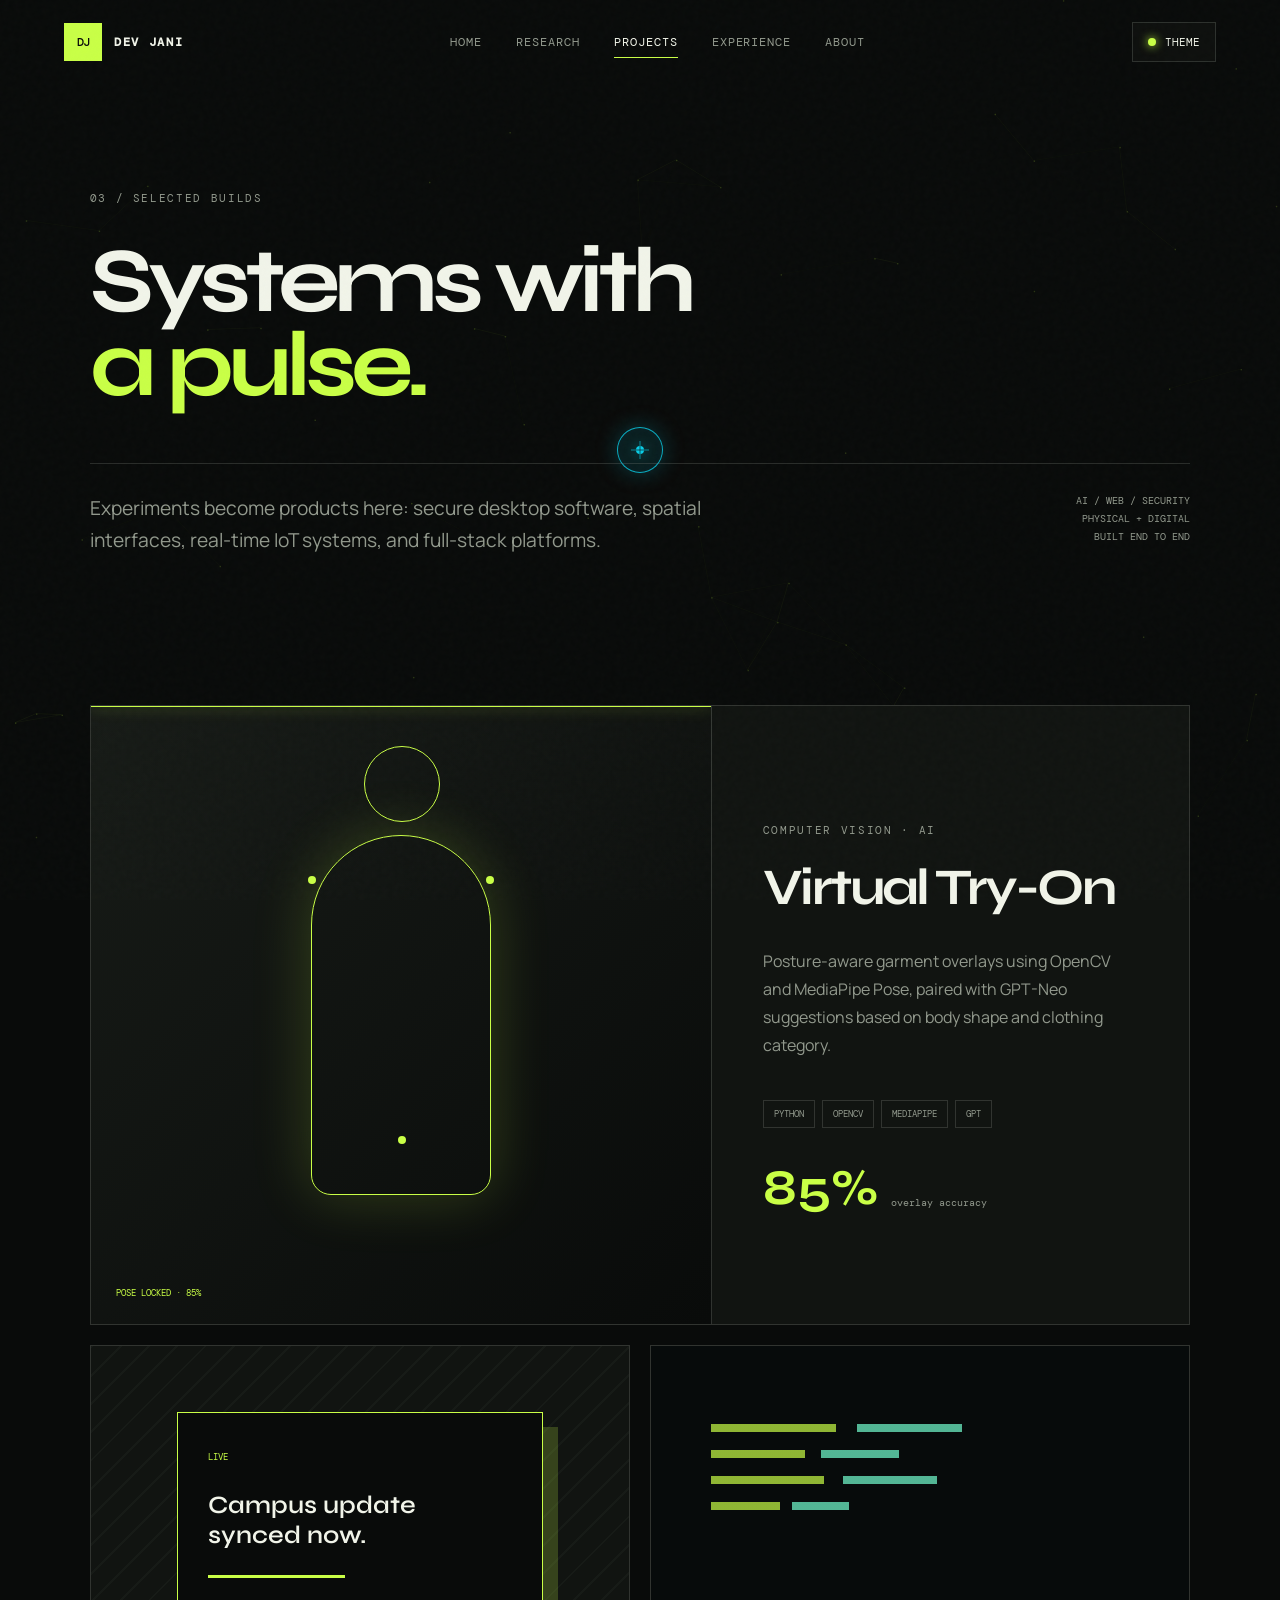
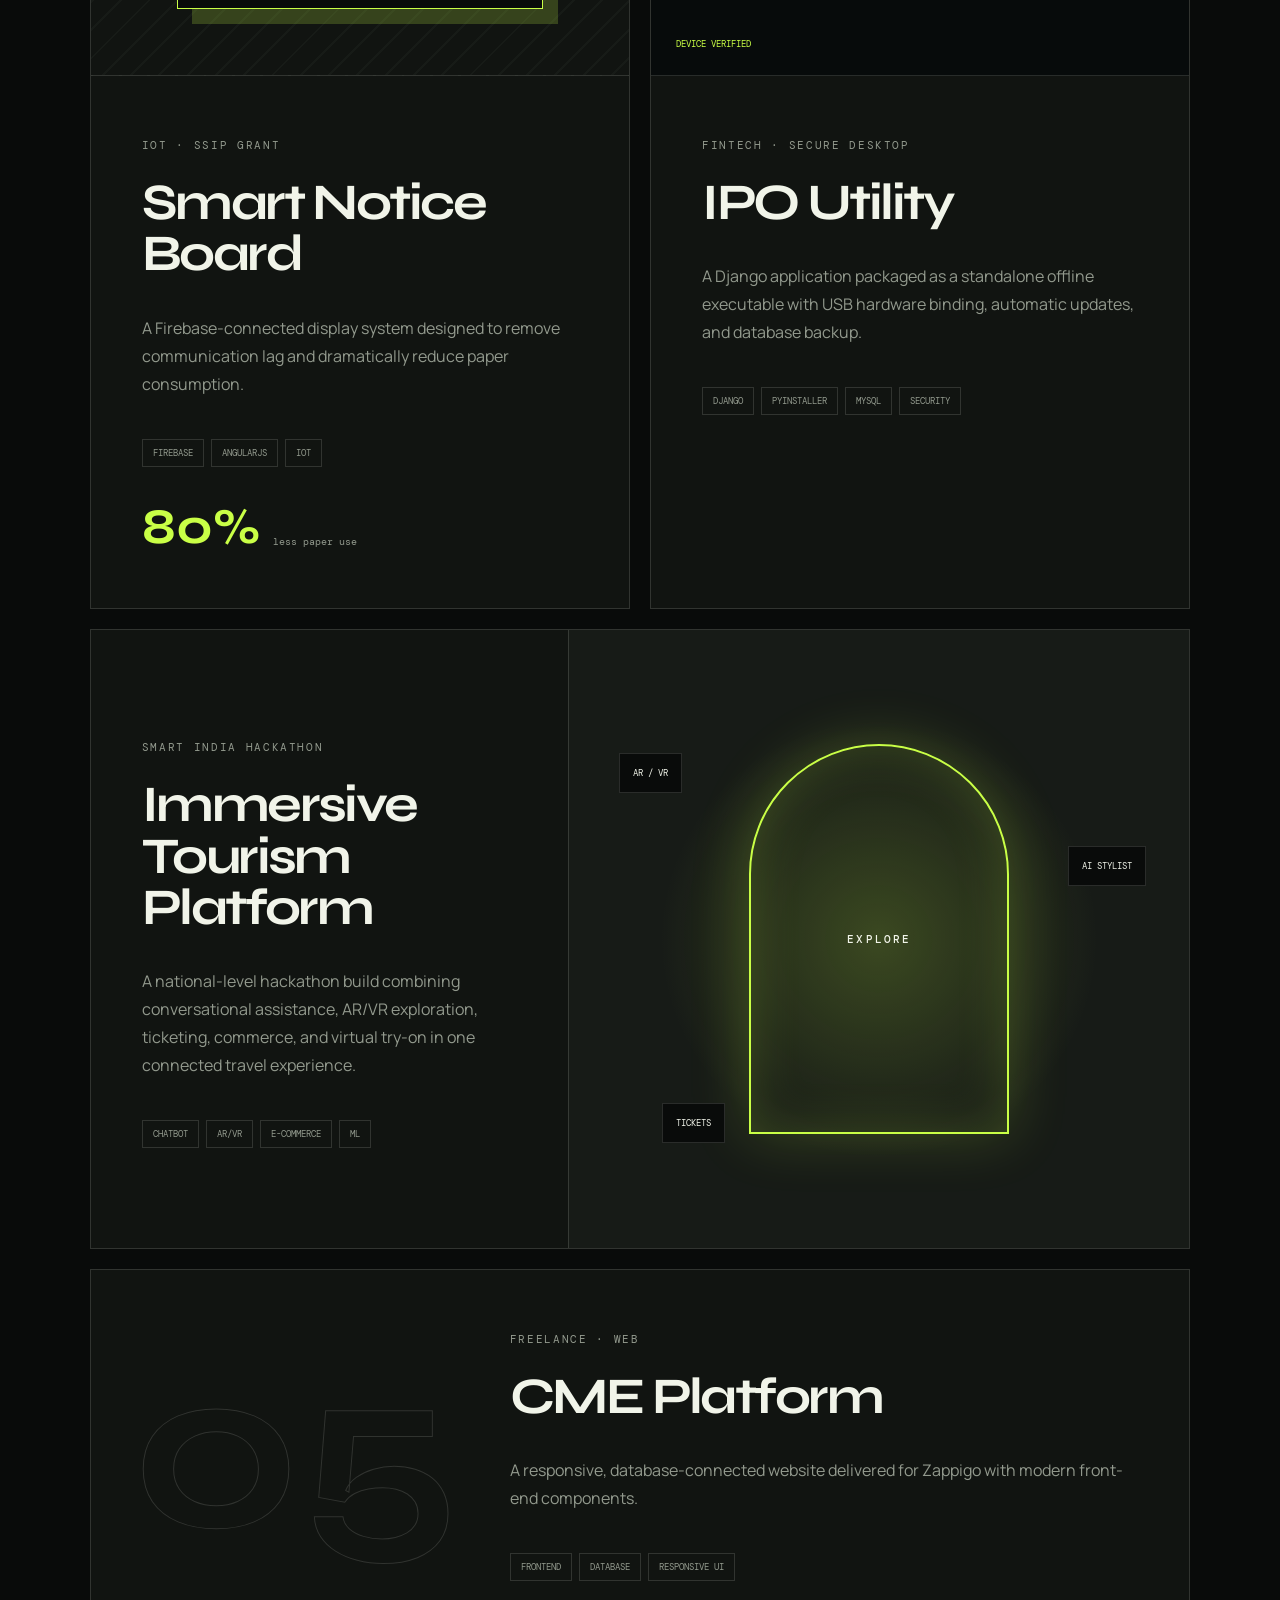
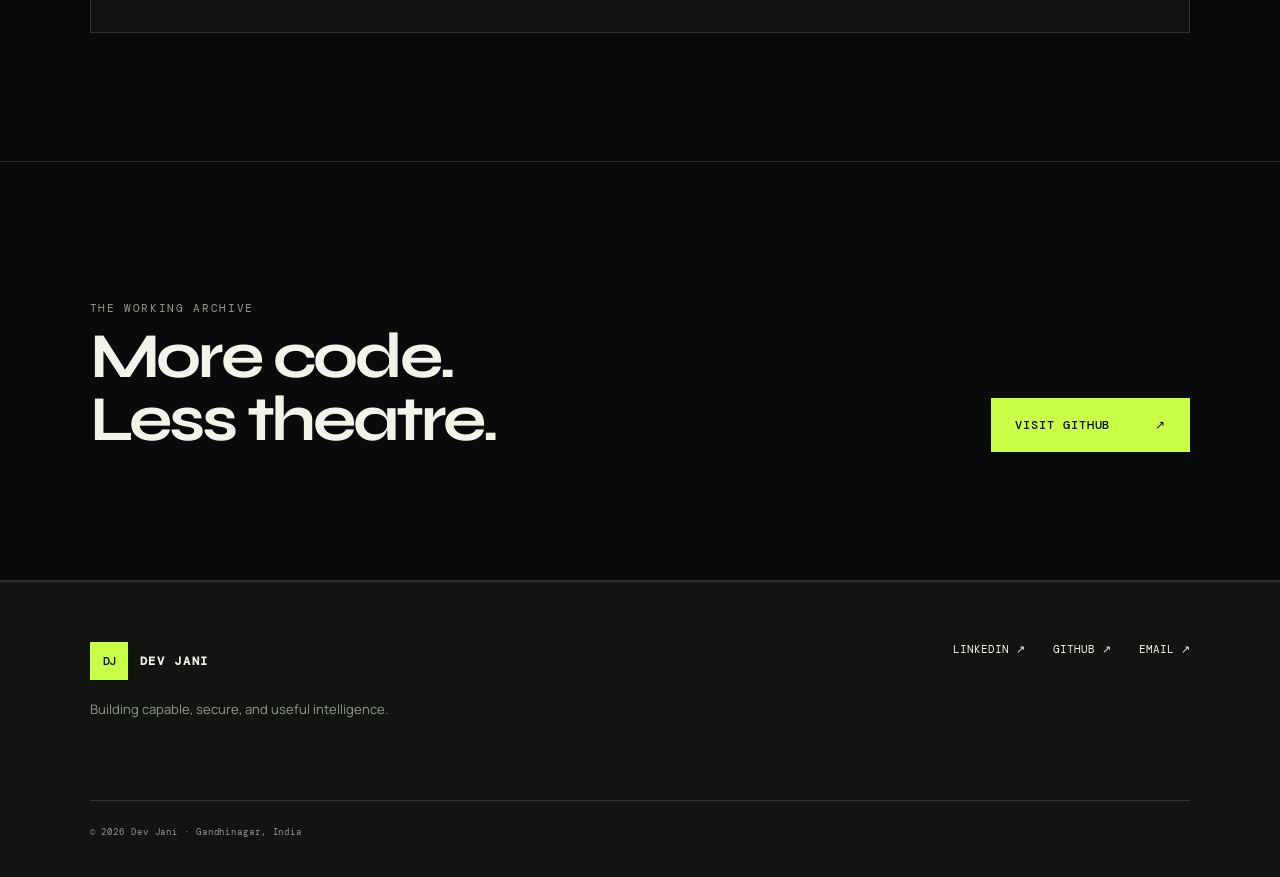
<file: projects.html>
<!doctype html>
<html lang="en">
<head>
  <meta charset="UTF-8"><meta name="viewport" content="width=device-width, initial-scale=1.0"><meta name="description" content="Selected AI, security, IoT, and software projects by Dev Jani.">
  <title>Dev Jani Projects — AI, Security & Software</title><link rel="canonical" href="https://d-ev-portfolio.vercel.app/projects"><meta property="og:type" content="website"><meta property="og:image" content="https://d-ev-portfolio.vercel.app/assets/images/dev-jani-portrait.jpeg">
  <link rel="preconnect" href="https://fonts.googleapis.com"><link rel="preconnect" href="https://fonts.gstatic.com" crossorigin><link href="https://fonts.googleapis.com/css2?family=DM+Mono:wght@300;400;500&family=Manrope:wght@400;500;600;700&family=Syne:wght@600;700;800&display=swap" rel="stylesheet"><link rel="stylesheet" href="assets/styles.css">
</head>
<body data-page="projects">
  <canvas id="field"></canvas><div class="noise"></div>
  <header class="site-header"><a class="brand" href="index.html"><span>DJ</span><b>DEV JANI</b></a><nav class="desktop-nav"><a href="index.html">Home</a><a href="research.html">Research</a><a class="active" href="projects.html">Projects</a><a href="experience.html">Experience</a><a href="about.html">About</a></nav><div class="header-actions"><button class="theme-trigger" type="button" aria-label="Change theme"><i></i><span>Theme</span></button><button class="menu-trigger" type="button" aria-label="Open menu"><span></span><span></span></button></div></header>
  <aside class="mobile-menu" aria-hidden="true"><nav><a href="index.html">Home <sup>01</sup></a><a href="research.html">Research <sup>02</sup></a><a href="projects.html">Projects <sup>03</sup></a><a href="experience.html">Experience <sup>04</sup></a><a href="about.html">About <sup>05</sup></a></nav></aside>
  <main>
    <section class="page-hero section"><p class="eyebrow reveal">03 / Selected builds</p><h1 class="reveal">Systems with<br><em>a pulse.</em></h1><div class="page-intro reveal"><p>Experiments become products here: secure desktop software, spatial interfaces, real-time IoT systems, and full-stack platforms.</p><span>AI / WEB / SECURITY<br>PHYSICAL + DIGITAL<br>BUILT END TO END</span></div></section>
    <section class="section project-grid">
      <article class="project-card project-wide tilt reveal">
        <div class="project-art tryon-art"><div class="scan-line"></div><div class="body-frame"><i></i><i></i><i></i></div><span>POSE LOCKED · 85%</span></div>
        <div class="project-copy"><p class="kicker">Computer vision · AI</p><h2>Virtual Try-On</h2><p>Posture-aware garment overlays using OpenCV and MediaPipe Pose, paired with GPT-Neo suggestions based on body shape and clothing category.</p><div class="chip-row"><span>Python</span><span>OpenCV</span><span>MediaPipe</span><span>GPT</span></div><div class="project-result"><b>85%</b><span>overlay accuracy</span></div></div>
      </article>
      <article class="project-card tilt reveal">
        <div class="project-art notice-art"><div class="notice-screen"><span>LIVE</span><p>Campus update<br>synced now.</p><i></i></div></div>
        <div class="project-copy"><p class="kicker">IoT · SSIP Grant</p><h2>Smart Notice Board</h2><p>A Firebase-connected display system designed to remove communication lag and dramatically reduce paper consumption.</p><div class="chip-row"><span>Firebase</span><span>AngularJS</span><span>IoT</span></div><div class="project-result"><b>80%</b><span>less paper use</span></div></div>
      </article>
      <article class="project-card tilt reveal">
        <div class="project-art ipo-art"><div class="terminal-lines"><i></i><i></i><i></i><i></i></div><span>DEVICE VERIFIED</span></div>
        <div class="project-copy"><p class="kicker">Fintech · Secure desktop</p><h2>IPO Utility</h2><p>A Django application packaged as a standalone offline executable with USB hardware binding, automatic updates, and database backup.</p><div class="chip-row"><span>Django</span><span>PyInstaller</span><span>MySQL</span><span>Security</span></div></div>
      </article>
      <article class="project-card project-wide reverse tilt reveal">
        <div class="project-art tourism-art"><div class="portal"><span>EXPLORE</span></div><i class="float-card card-a">AR / VR</i><i class="float-card card-b">AI STYLIST</i><i class="float-card card-c">TICKETS</i></div>
        <div class="project-copy"><p class="kicker">Smart India Hackathon</p><h2>Immersive Tourism Platform</h2><p>A national-level hackathon build combining conversational assistance, AR/VR exploration, ticketing, commerce, and virtual try-on in one connected travel experience.</p><div class="chip-row"><span>Chatbot</span><span>AR/VR</span><span>E-commerce</span><span>ML</span></div></div>
      </article>
      <article class="project-card project-minimal reveal">
        <span class="big-index">05</span><div class="project-copy"><p class="kicker">Freelance · Web</p><h2>CME Platform</h2><p>A responsive, database-connected website delivered for Zappigo with modern front-end components.</p><div class="chip-row"><span>Frontend</span><span>Database</span><span>Responsive UI</span></div></div>
      </article>
    </section>
    <section class="section github-cta reveal"><div><p class="kicker">The working archive</p><h2>More code.<br>Less theatre.</h2></div><a class="button primary magnetic" href="https://github.com/DevJani1454" target="_blank" rel="noreferrer">Visit GitHub <span>↗</span></a></section>
  </main>
  <footer class="site-footer"><div><a class="brand" href="index.html"><span>DJ</span><b>DEV JANI</b></a><p>Building capable, secure, and useful intelligence.</p></div><div class="footer-links"><a href="https://www.linkedin.com/in/devjani/" target="_blank" rel="noreferrer">LinkedIn ↗</a><a href="https://github.com/DevJani1454" target="_blank" rel="noreferrer">GitHub ↗</a><a href="mailto:dev.j.jani2004@gmail.com">Email ↗</a></div><p class="copyright">© <span data-year></span> Dev Jani · Gandhinagar, India</p></footer>
  <div class="theme-panel" aria-hidden="true"><p>Quick theme</p><button data-theme-value="noir" data-label="Noir Signal" aria-label="Use Noir Signal theme"><span></span>Noir Signal</button><button data-theme-value="paper" data-label="Research Paper" aria-label="Use Research Paper theme"><span></span>Research Paper</button><button data-theme-value="cobalt" data-label="Cobalt Lab" aria-label="Use Cobalt Lab theme"><span></span>Cobalt Lab</button><button data-theme-value="cyber" data-label="Cyber Ops" aria-label="Use Cyber Ops theme"><span></span>Cyber Ops</button><button data-theme-value="airforce" data-label="Air Command" aria-label="Use Air Command theme"><span></span>Air Command</button><button data-theme-value="quantum" data-label="Quantum Bloom" aria-label="Use Quantum Bloom theme"><span></span>Quantum Bloom</button></div><div class="cursor-dot"></div><div class="cursor-ring"></div><div class="page-transition"><span>PROJECTS</span></div><script src="assets/app.js"></script>
</body></html>
</file>
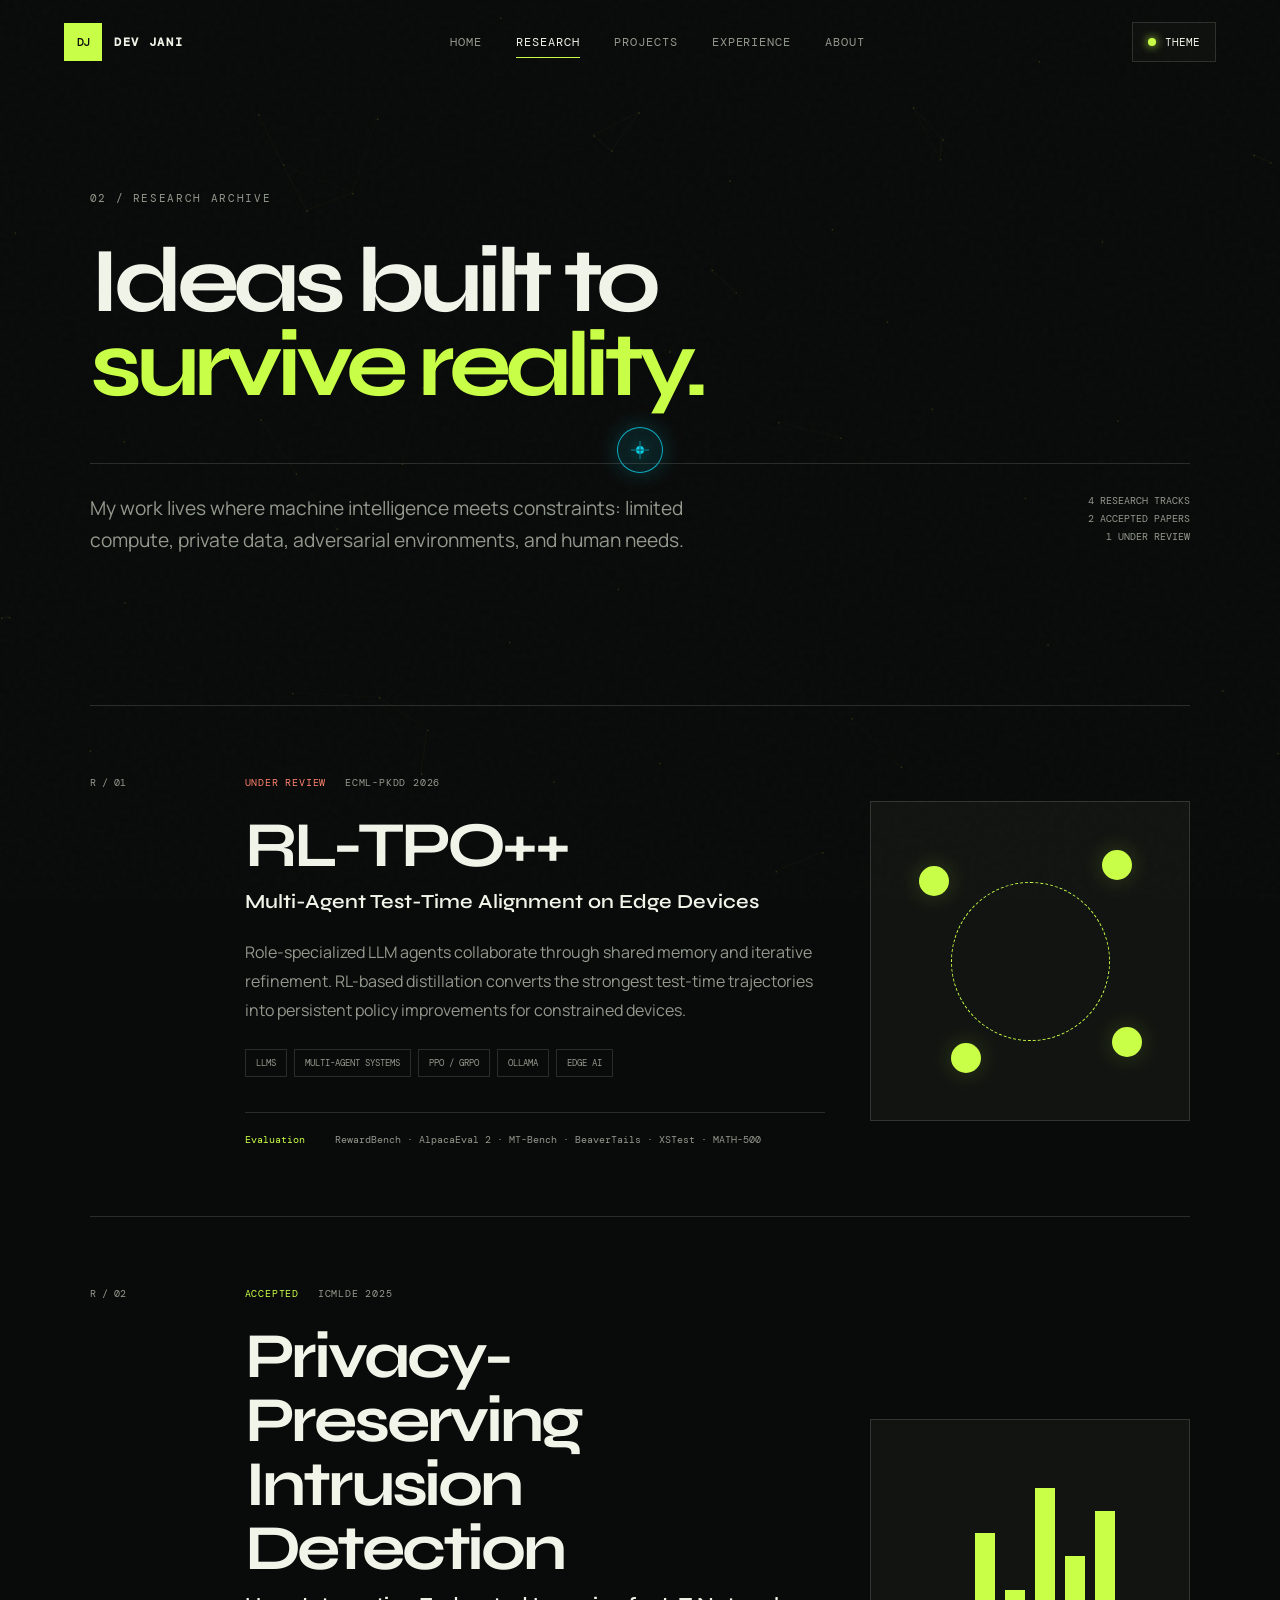
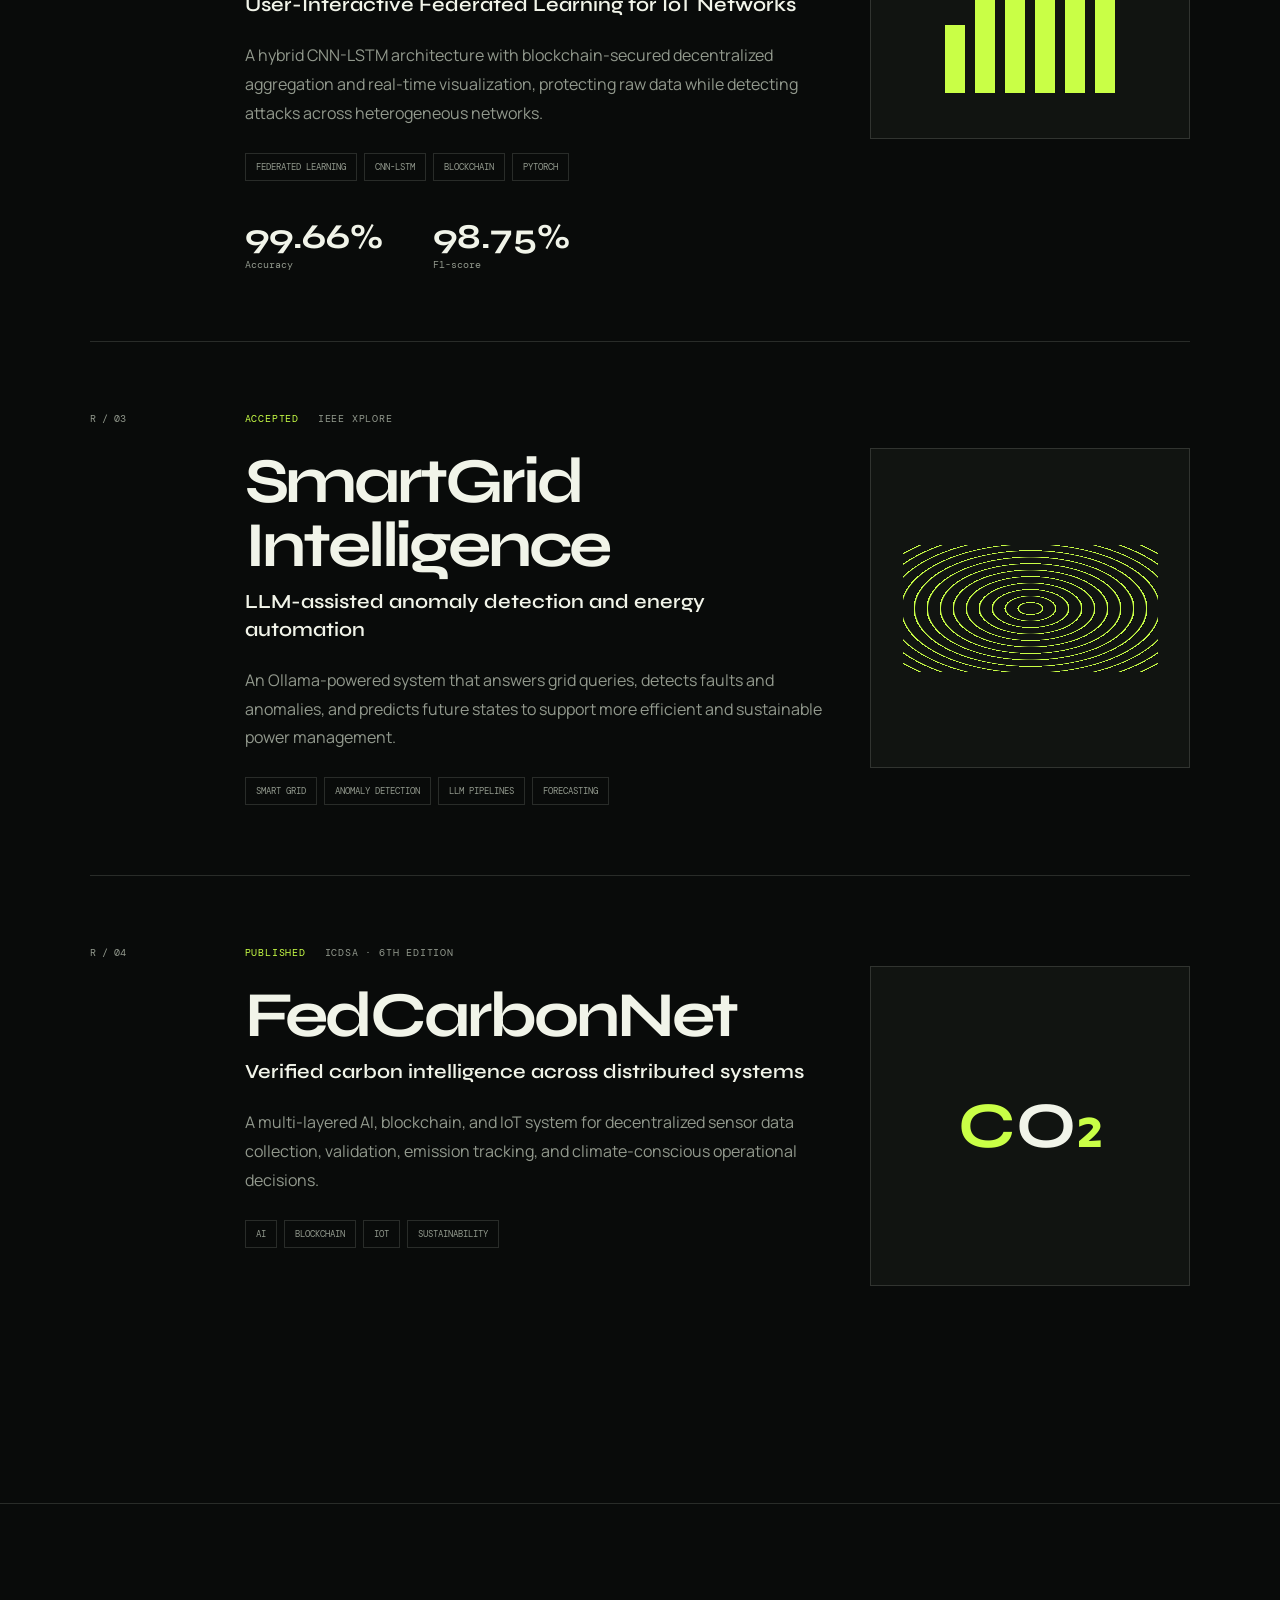
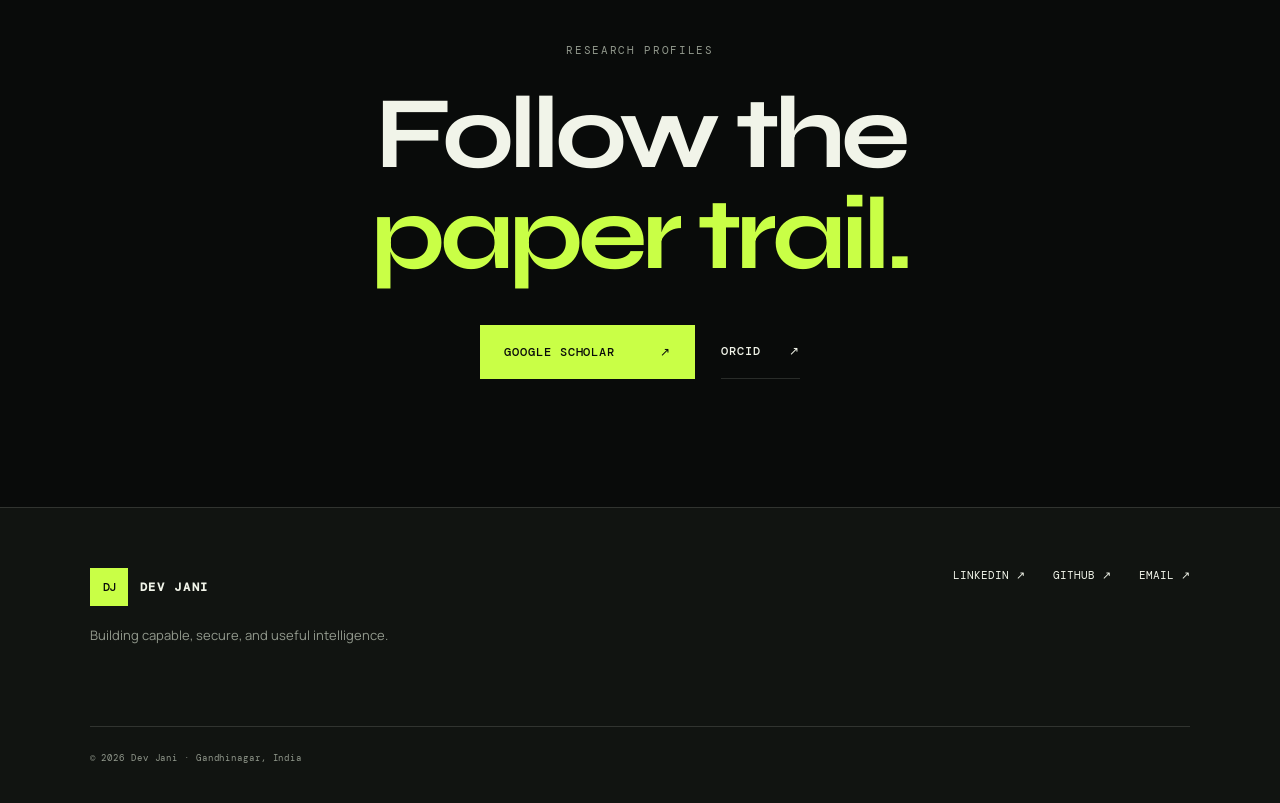
<file: research.html>
<!doctype html>
<html lang="en">
<head>
  <meta charset="UTF-8"><meta name="viewport" content="width=device-width, initial-scale=1.0">
  <meta name="description" content="Research by Dev Jani across edge LLM alignment, federated learning, smart grids, and sustainable AI.">
  <title>Dev Jani Research — AI, Edge LLMs & Security</title>
  <link rel="canonical" href="https://d-ev-portfolio.vercel.app/research"><meta property="og:type" content="website"><meta property="og:image" content="https://d-ev-portfolio.vercel.app/assets/images/dev-jani-portrait.jpeg">
  <link rel="preconnect" href="https://fonts.googleapis.com"><link rel="preconnect" href="https://fonts.gstatic.com" crossorigin>
  <link href="https://fonts.googleapis.com/css2?family=DM+Mono:wght@300;400;500&family=Manrope:wght@400;500;600;700&family=Syne:wght@600;700;800&display=swap" rel="stylesheet">
  <link rel="stylesheet" href="assets/styles.css">
</head>
<body data-page="research">
  <canvas id="field" aria-hidden="true"></canvas><div class="noise" aria-hidden="true"></div>
  <header class="site-header">
    <a class="brand" href="index.html"><span>DJ</span><b>DEV JANI</b></a>
    <nav class="desktop-nav"><a href="index.html">Home</a><a class="active" href="research.html">Research</a><a href="projects.html">Projects</a><a href="experience.html">Experience</a><a href="about.html">About</a></nav>
    <div class="header-actions"><button class="theme-trigger" type="button" aria-label="Change theme"><i></i><span>Theme</span></button><button class="menu-trigger" type="button" aria-label="Open menu"><span></span><span></span></button></div>
  </header>
  <aside class="mobile-menu" aria-hidden="true"><nav><a href="index.html">Home <sup>01</sup></a><a href="research.html">Research <sup>02</sup></a><a href="projects.html">Projects <sup>03</sup></a><a href="experience.html">Experience <sup>04</sup></a><a href="about.html">About <sup>05</sup></a></nav></aside>
  <main>
    <section class="page-hero section">
      <p class="eyebrow reveal">02 / Research archive</p>
      <h1 class="reveal">Ideas built to<br><em>survive reality.</em></h1>
      <div class="page-intro reveal"><p>My work lives where machine intelligence meets constraints: limited compute, private data, adversarial environments, and human needs.</p><span>4 RESEARCH TRACKS<br>2 ACCEPTED PAPERS<br>1 UNDER REVIEW</span></div>
    </section>
    <section class="section research-stack">
      <article class="research-item reveal">
        <div class="research-num">R / 01</div>
        <div class="research-content">
          <div class="research-status"><span>Under review</span> ECML-PKDD 2026</div>
          <h2>RL-TPO++</h2><h3>Multi-Agent Test-Time Alignment on Edge Devices</h3>
          <p>Role-specialized LLM agents collaborate through shared memory and iterative refinement. RL-based distillation converts the strongest test-time trajectories into persistent policy improvements for constrained devices.</p>
          <div class="chip-row"><span>LLMs</span><span>Multi-Agent Systems</span><span>PPO / GRPO</span><span>Ollama</span><span>Edge AI</span></div>
          <div class="research-note"><b>Evaluation</b><p>RewardBench · AlpacaEval 2 · MT-Bench · BeaverTails · XSTest · MATH-500</p></div>
        </div>
        <div class="research-glyph glyph-agents" aria-hidden="true"><i></i><i></i><i></i><i></i><span></span></div>
      </article>
      <article class="research-item reveal">
        <div class="research-num">R / 02</div>
        <div class="research-content">
          <div class="research-status accepted"><span>Accepted</span> ICMLDE 2025</div>
          <h2>Privacy-Preserving Intrusion Detection</h2><h3>User-Interactive Federated Learning for IoT Networks</h3>
          <p>A hybrid CNN-LSTM architecture with blockchain-secured decentralized aggregation and real-time visualization, protecting raw data while detecting attacks across heterogeneous networks.</p>
          <div class="chip-row"><span>Federated Learning</span><span>CNN-LSTM</span><span>Blockchain</span><span>PyTorch</span></div>
          <div class="dual-stat"><span><b>99.66%</b>Accuracy</span><span><b>98.75%</b>F1-score</span></div>
        </div>
        <div class="research-glyph glyph-bars" aria-hidden="true"><i></i><i></i><i></i><i></i><i></i><i></i></div>
      </article>
      <article class="research-item reveal">
        <div class="research-num">R / 03</div>
        <div class="research-content">
          <div class="research-status accepted"><span>Accepted</span> IEEE Xplore</div>
          <h2>SmartGrid Intelligence</h2><h3>LLM-assisted anomaly detection and energy automation</h3>
          <p>An Ollama-powered system that answers grid queries, detects faults and anomalies, and predicts future states to support more efficient and sustainable power management.</p>
          <div class="chip-row"><span>Smart Grid</span><span>Anomaly Detection</span><span>LLM Pipelines</span><span>Forecasting</span></div>
        </div>
        <div class="research-glyph glyph-wave" aria-hidden="true"><span></span></div>
      </article>
      <article class="research-item reveal">
        <div class="research-num">R / 04</div>
        <div class="research-content">
          <div class="research-status accepted"><span>Published</span> ICDSA · 6th edition</div>
          <h2>FedCarbonNet</h2><h3>Verified carbon intelligence across distributed systems</h3>
          <p>A multi-layered AI, blockchain, and IoT system for decentralized sensor data collection, validation, emission tracking, and climate-conscious operational decisions.</p>
          <div class="chip-row"><span>AI</span><span>Blockchain</span><span>IoT</span><span>Sustainability</span></div>
        </div>
        <div class="research-glyph glyph-carbon" aria-hidden="true"><i>C</i><i>O</i><i>₂</i></div>
      </article>
    </section>
    <section class="section contact-cta reveal"><p class="kicker">Research profiles</p><h2>Follow the<br><em>paper trail.</em></h2><div class="hero-actions"><a class="button primary magnetic" href="https://scholar.google.com/citations?user=0_4gJzQAAAAJ&hl=en" target="_blank" rel="noreferrer">Google Scholar <span>↗</span></a><a class="button text-button" href="https://orcid.org/0009-0007-9871-8385" target="_blank" rel="noreferrer">ORCID <span>↗</span></a></div></section>
  </main>
  <footer class="site-footer"><div><a class="brand" href="index.html"><span>DJ</span><b>DEV JANI</b></a><p>Building capable, secure, and useful intelligence.</p></div><div class="footer-links"><a href="https://www.linkedin.com/in/devjani/" target="_blank" rel="noreferrer">LinkedIn ↗</a><a href="https://github.com/DevJani1454" target="_blank" rel="noreferrer">GitHub ↗</a><a href="mailto:dev.j.jani2004@gmail.com">Email ↗</a></div><p class="copyright">© <span data-year></span> Dev Jani · Gandhinagar, India</p></footer>
  <div class="theme-panel" aria-hidden="true"><p>Quick theme</p><button data-theme-value="noir" data-label="Noir Signal" aria-label="Use Noir Signal theme"><span></span>Noir Signal</button><button data-theme-value="paper" data-label="Research Paper" aria-label="Use Research Paper theme"><span></span>Research Paper</button><button data-theme-value="cobalt" data-label="Cobalt Lab" aria-label="Use Cobalt Lab theme"><span></span>Cobalt Lab</button><button data-theme-value="cyber" data-label="Cyber Ops" aria-label="Use Cyber Ops theme"><span></span>Cyber Ops</button><button data-theme-value="airforce" data-label="Air Command" aria-label="Use Air Command theme"><span></span>Air Command</button><button data-theme-value="quantum" data-label="Quantum Bloom" aria-label="Use Quantum Bloom theme"><span></span>Quantum Bloom</button></div>
  <div class="cursor-dot"></div><div class="cursor-ring"></div><div class="page-transition"><span>RESEARCH</span></div><script src="assets/app.js"></script>
</body></html>
</file>
<file: assets/styles.css>
﻿:root {
  --bg: #090b0a; --surface: #111411; --surface-2: #171b17; --text: #f1f4e9;
  --muted: #92998d; --accent: #c9ff46; --accent-2: #73ffd0; --line: rgba(241,244,233,.14);
  --glow: rgba(201,255,70,.2); --display: "Syne", sans-serif; --body: "Manrope", sans-serif; --mono: "DM Mono", monospace;
}
html[data-theme="paper"] { --bg:#ecebe4;--surface:#f7f5ed;--surface-2:#dfded5;--text:#151713;--muted:#62665c;--accent:#ec5b2a;--accent-2:#006c55;--line:rgba(21,23,19,.16);--glow:rgba(236,91,42,.15) }
html[data-theme="cobalt"] { --bg:#071225;--surface:#0d1c36;--surface-2:#13264a;--text:#edf5ff;--muted:#8ea8c9;--accent:#55d8ff;--accent-2:#9b7cff;--line:rgba(142,168,201,.18);--glow:rgba(85,216,255,.18) }
html[data-theme="cyber"] { --bg:#010604;--surface:#06100b;--surface-2:#0a1a10;--text:#b8ffd1;--muted:#4f9b69;--accent:#00ff66;--accent-2:#ffed00;--line:rgba(0,255,102,.2);--glow:rgba(0,255,102,.22);--display:"DM Mono",monospace;--body:"DM Mono",monospace }
html[data-theme="airforce"] { --bg:#07101a;--surface:#0d1a27;--surface-2:#142638;--text:#e7f4fb;--muted:#829cac;--accent:#ffb000;--accent-2:#64d8ff;--line:rgba(159,207,230,.22);--glow:rgba(255,176,0,.2) }
html[data-theme="quantum"] { --bg:#10091b;--surface:#1a1029;--surface-2:#24143a;--text:#fff6ff;--muted:#b9a0c9;--accent:#ff71ce;--accent-2:#70f6ff;--line:rgba(255,180,245,.2);--glow:rgba(255,113,206,.24) }
* { box-sizing:border-box }
html { scroll-behavior:smooth; background:var(--bg) }
body { margin:0; color:var(--text); background:var(--bg); font-family:var(--body); overflow-x:hidden; transition:background .5s,color .5s }
body:before,body:after { content:""; position:fixed; inset:0; pointer-events:none; z-index:0; opacity:0; transition:opacity .5s }
html[data-theme="cyber"] body:before { opacity:.24; background:repeating-linear-gradient(0deg,transparent 0 3px,rgba(0,255,102,.08) 4px); animation:terminalDrift 8s linear infinite }
html[data-theme="cyber"] body:after { opacity:.45; background:linear-gradient(90deg,transparent 49.8%,rgba(0,255,102,.12) 50%,transparent 50.2%),radial-gradient(circle at 50% 50%,transparent 0 55%,rgba(0,0,0,.75) 100%) }
html[data-theme="airforce"] body:before { opacity:.28; background:linear-gradient(rgba(100,216,255,.09) 1px,transparent 1px),linear-gradient(90deg,rgba(100,216,255,.09) 1px,transparent 1px);background-size:70px 70px;transform:perspective(500px) rotateX(58deg) scale(1.8) translateY(18%);transform-origin:center bottom }
html[data-theme="airforce"] body:after { opacity:.55; inset:15vh 12vw; border:1px solid rgba(100,216,255,.12); background:linear-gradient(90deg,transparent 49.9%,rgba(255,176,0,.2) 50%,transparent 50.1%),linear-gradient(transparent 49.9%,rgba(255,176,0,.2) 50%,transparent 50.1%);clip-path:polygon(0 10%,10% 10%,10% 0,90% 0,90% 10%,100% 10%,100% 90%,90% 90%,90% 100%,10% 100%,10% 90%,0 90%) }
html[data-theme="quantum"] body:before { opacity:.72; inset:-30%; background:conic-gradient(from 0deg at 50% 50%,transparent,#8f3cff33,transparent,#00e5ff2b,transparent,#ff4db833,transparent);filter:blur(70px);animation:quantumOrbit 18s linear infinite }
html[data-theme="quantum"] body:after { opacity:.25; background:radial-gradient(circle at 20% 20%,var(--accent),transparent 1px),radial-gradient(circle at 80% 70%,var(--accent-2),transparent 1px);background-size:47px 47px,61px 61px;animation:starShift 12s linear infinite }
a { color:inherit; text-decoration:none }
button { color:inherit; font:inherit }
::selection { background:var(--accent); color:var(--bg) }
#field { position:fixed; inset:0; width:100%; height:100%; pointer-events:none; opacity:.5; z-index:0 }
.noise { position:fixed; inset:0; opacity:.025; z-index:20; pointer-events:none; background-image:url("data:image/svg+xml,%3Csvg viewBox='0 0 180 180' xmlns='http://www.w3.org/2000/svg'%3E%3Cfilter id='n'%3E%3CfeTurbulence type='fractalNoise' baseFrequency='.9' numOctaves='4' stitchTiles='stitch'/%3E%3C/filter%3E%3Crect width='100%25' height='100%25' filter='url(%23n)' opacity='.8'/%3E%3C/svg%3E") }
.site-header { height:84px; position:fixed; top:0; left:0; right:0; display:flex; align-items:center; justify-content:space-between; padding:0 clamp(24px,5vw,80px); z-index:15; border-bottom:1px solid transparent; transition:.35s }
.site-header.scrolled { height:68px; background:color-mix(in srgb,var(--bg) 80%,transparent); backdrop-filter:blur(18px); border-color:var(--line) }
.brand { display:flex; align-items:center; gap:12px; font:600 12px var(--mono); letter-spacing:.14em }
.brand span { width:38px; height:38px; display:grid; place-items:center; color:var(--bg); background:var(--accent); font-weight:500; letter-spacing:-.08em }
.desktop-nav { display:flex; align-items:center; gap:34px; font:400 12px var(--mono); text-transform:uppercase; letter-spacing:.08em }
.desktop-nav a { color:var(--muted); position:relative; transition:.25s }
.desktop-nav a:hover,.desktop-nav a.active { color:var(--text) }
.desktop-nav a.active:after { content:""; position:absolute; left:0; right:0; height:1px; bottom:-8px; background:var(--accent) }
.header-actions { display:flex; gap:12px }
.theme-trigger,.menu-trigger { border:1px solid var(--line); background:color-mix(in srgb,var(--surface) 65%,transparent); min-height:40px; cursor:pointer }
.theme-trigger { padding:0 15px; display:flex; gap:9px; align-items:center; font:400 11px var(--mono); text-transform:uppercase }
.theme-trigger i { width:8px; height:8px; background:var(--accent); border-radius:50%; box-shadow:0 0 10px var(--accent) }
.menu-trigger { display:none; width:42px; padding:0 10px }
.menu-trigger span { display:block; height:1px; background:var(--text); margin:6px 0; transition:.3s }
.section { position:relative; z-index:1; width:min(1440px,100%); margin:0 auto; padding:clamp(90px,10vw,160px) clamp(24px,7vw,110px) }
.hero { min-height:100vh; display:grid; grid-template-columns:1.4fr .8fr; align-items:center; padding-top:120px }
.eyebrow,.kicker { font:400 11px var(--mono); text-transform:uppercase; letter-spacing:.15em; color:var(--muted) }
.eyebrow { display:flex; align-items:center; gap:10px; margin-bottom:24px }
.status-dot { width:7px; height:7px; border-radius:50%; background:var(--accent); box-shadow:0 0 0 5px var(--glow); animation:pulse 2s infinite }
.hero-title,.page-hero h1 { font:700 clamp(53px,7.2vw,116px)/.91 var(--display); letter-spacing:-.065em; margin:0; max-width:1000px }
h1 em,h2 em { color:var(--accent); font-style:normal }
.hero-intro { max-width:650px; margin:32px 0; color:var(--muted); font-size:clamp(16px,1.35vw,21px); line-height:1.7 }
.hero-actions { display:flex; align-items:center; gap:26px; flex-wrap:wrap }
.button { min-height:54px; display:inline-flex; align-items:center; justify-content:center; gap:45px; padding:0 24px; font:500 12px var(--mono); text-transform:uppercase; letter-spacing:.08em; transition:.3s }
.button.primary { background:var(--accent); color:var(--bg) }
.button.primary:hover { box-shadow:0 0 34px var(--glow); transform:translateY(-3px) }
.text-button { padding:0; border-bottom:1px solid var(--line); gap:28px }
.hero-orbit { width:min(34vw,460px); aspect-ratio:1; position:relative; display:grid; place-items:center; justify-self:end }
.orbit-ring { position:absolute; border:1px solid var(--line); border-radius:50%; animation:spin 20s linear infinite }
.ring-one { inset:5% }.ring-two { inset:20%; border-style:dashed; animation-direction:reverse; animation-duration:13s }
.ring-one:after,.ring-two:before { content:""; position:absolute; width:10px; height:10px; border-radius:50%; background:var(--accent); top:10%; left:20%; box-shadow:0 0 18px var(--accent) }
.orbit-core { width:40%; aspect-ratio:1; display:flex; flex-direction:column; align-items:center; justify-content:center; background:var(--surface); border:1px solid var(--line); border-radius:50%; box-shadow:0 0 80px var(--glow); text-align:center }
.orbit-core span { font:400 9px var(--mono); color:var(--muted); letter-spacing:.2em }.orbit-core strong { margin-top:8px; font:700 clamp(18px,2vw,28px)/1 var(--display) }
.orbit-label { position:absolute; background:var(--bg); border:1px solid var(--line); padding:7px 10px; font:400 9px var(--mono); color:var(--muted) }
.label-one{top:10%;right:4%}.label-two{bottom:13%;left:1%}.label-three{bottom:5%;right:5%}
.hero-portrait { width:min(31vw,430px); margin:0; justify-self:end; position:relative; aspect-ratio:4/5; border:1px solid var(--line); background:var(--surface); overflow:hidden; box-shadow:0 0 80px var(--glow) }
.hero-portrait:before { content:""; position:absolute; inset:18px; border:1px solid color-mix(in srgb,var(--accent) 38%,transparent); z-index:2; pointer-events:none }
.hero-portrait img { width:100%; height:100%; display:block; object-fit:cover; object-position:center 34%; filter:saturate(.95) contrast(1.05) }
.hero-portrait figcaption { position:absolute; left:18px; right:18px; bottom:18px; z-index:3; display:flex; justify-content:space-between; gap:18px; align-items:center; padding:14px 16px; background:color-mix(in srgb,var(--bg) 72%,transparent); border:1px solid var(--line); backdrop-filter:blur(16px); font:400 10px var(--mono); letter-spacing:.12em; text-transform:uppercase }
.hero-portrait figcaption span { color:var(--muted) }
.hero-portrait figcaption b { color:var(--accent); font-weight:500; text-align:right }
.scroll-cue { position:absolute; bottom:32px; left:7vw; font:400 9px var(--mono); color:var(--muted); letter-spacing:.15em; display:flex; align-items:center; gap:15px }
.scroll-cue span { display:block; width:70px; height:1px; background:var(--line); position:relative; overflow:hidden }.scroll-cue span:after { content:""; position:absolute; width:30px; height:1px; background:var(--accent); animation:scan 2s infinite }
.signal-strip { position:relative; z-index:2; border-block:1px solid var(--line); overflow:hidden; background:var(--surface) }
.marquee { padding:20px 0; overflow:hidden }.marquee-inner { display:flex; width:max-content; align-items:center; animation:marquee 28s linear infinite }
.marquee span { font:600 13px var(--display); letter-spacing:.08em; margin:0 24px }.marquee i { color:var(--accent); font-style:normal }
.section-heading { display:grid; grid-template-columns:1fr 2fr 1fr; gap:30px; align-items:end; margin-bottom:60px }
.section-heading h2,.contact-cta h2,.github-cta h2,.leadership-block h2 { font:700 clamp(40px,5vw,78px)/.98 var(--display); letter-spacing:-.05em; margin:0 }
.section-heading>p:last-child { color:var(--muted); line-height:1.7; margin:0; max-width:360px }
.metric-grid { display:grid; grid-template-columns:repeat(3,1fr); border:1px solid var(--line) }
.metric-card { padding:38px; min-height:370px; position:relative; background:color-mix(in srgb,var(--surface) 84%,transparent); border-right:1px solid var(--line); transform-style:preserve-3d; transition:border-color .3s,background .3s }
.metric-card:last-child { border-right:0 }.metric-card:hover { border-color:var(--accent); background:var(--surface-2) }
.metric-index { font:400 10px var(--mono); color:var(--muted) }.metric-card>strong { display:block; font:700 clamp(65px,7vw,108px)/1 var(--display); letter-spacing:-.07em; margin:54px 0 25px }.metric-card>strong sup { font:500 15px var(--mono); color:var(--accent); vertical-align:top; letter-spacing:0 }
.metric-card h3 { font:600 18px var(--display); margin:0 0 10px }.metric-card p { color:var(--muted); font-size:13px; line-height:1.6; max-width:270px }
.feature-card { display:grid; grid-template-columns:.65fr 1.15fr 1fr; min-height:560px; border:1px solid var(--line); background:var(--surface); position:relative; overflow:hidden }
.feature-meta { padding:28px; display:flex; justify-content:space-between; writing-mode:vertical-rl; transform:rotate(180deg); font:400 10px var(--mono); color:var(--muted); border-left:1px solid var(--line) }
.feature-visual { min-height:500px; display:grid; place-items:center; background:radial-gradient(circle,var(--glow),transparent 62%),repeating-linear-gradient(0deg,transparent 0 29px,var(--line) 30px),repeating-linear-gradient(90deg,transparent 0 29px,var(--line) 30px) }
.agent-map { width:90%; aspect-ratio:1.6; position:relative }.agent-map svg { width:100%; height:100%; overflow:visible }.agent-map path { fill:none; stroke:var(--accent); stroke-width:1; stroke-dasharray:8 8; animation:dash 12s linear infinite }
.node { position:absolute; width:58px; aspect-ratio:1; display:grid; place-items:center; border:1px solid var(--accent); background:var(--bg); border-radius:50%; font:500 14px var(--mono); z-index:2; box-shadow:0 0 20px var(--glow) }.node-a{left:5%;top:10%}.node-b{right:4%;top:13%}.node-c{left:5%;bottom:10%}.node-d{right:3%;bottom:9%;background:var(--accent);color:var(--bg)}
.feature-copy { padding:clamp(35px,5vw,75px); display:flex; flex-direction:column; justify-content:center }.feature-copy h2 { font:700 clamp(55px,6vw,95px)/1 var(--display); letter-spacing:-.06em; margin:15px 0 8px }.feature-copy h3 { font:600 20px/1.35 var(--display); margin:0 0 20px }.feature-copy>p:not(.kicker) { color:var(--muted); line-height:1.7; font-size:14px }.link-arrow { margin-top:28px; font:500 11px var(--mono); text-transform:uppercase; display:flex; justify-content:space-between; border-top:1px solid var(--line); padding-top:18px }.link-arrow b { color:var(--accent) }
.path-section { padding-top:80px }.path-list { border-top:1px solid var(--line) }.path-row { display:grid; grid-template-columns:100px 1fr 170px 30px; gap:25px; align-items:center; padding:30px 12px; border-bottom:1px solid var(--line); transition:.3s }.path-row:hover { padding-left:25px; background:var(--surface) }
.path-year,.path-tag { font:400 10px var(--mono); color:var(--muted) }.path-row h3 { margin:0 0 5px; font:600 20px var(--display) }.path-row p { margin:0; color:var(--muted); font-size:13px }.path-row b { color:var(--accent); font-weight:400 }
.contact-cta { min-height:550px; display:flex; flex-direction:column; align-items:center; justify-content:center; text-align:center; border-top:1px solid var(--line) }.contact-cta h2 { margin:16px 0 40px; font-size:clamp(55px,8vw,120px) }
.site-footer { position:relative; z-index:1; padding:60px clamp(24px,7vw,110px) 30px; border-top:1px solid var(--line); display:grid; grid-template-columns:1fr 1fr; gap:60px; background:var(--surface) }.site-footer>div:first-child p { color:var(--muted); font-size:13px; margin-top:20px }.footer-links { display:flex; justify-content:flex-end; gap:28px; font:400 11px var(--mono); text-transform:uppercase }.footer-links a:hover { color:var(--accent) }.copyright { grid-column:1/-1; padding-top:25px; border-top:1px solid var(--line); color:var(--muted); font:400 9px var(--mono); letter-spacing:.1em }
.page-hero { min-height:75vh; padding-top:180px; display:flex; flex-direction:column; justify-content:center }.page-hero .eyebrow { margin-bottom:35px }.page-intro { margin-top:55px; padding-top:28px; border-top:1px solid var(--line); display:grid; grid-template-columns:2fr 1fr; gap:50px; align-items:start }.page-intro p { max-width:680px; color:var(--muted); font-size:clamp(17px,1.5vw,22px); line-height:1.7; margin:0 }.page-intro span { font:400 10px/1.8 var(--mono); text-align:right; color:var(--muted) }
.research-stack { padding-top:20px }.research-item { display:grid; grid-template-columns:110px 1fr 320px; gap:45px; padding:70px 0; border-top:1px solid var(--line); min-height:500px }.research-num { font:400 10px var(--mono); color:var(--muted) }.research-status { font:400 10px var(--mono); color:var(--muted); text-transform:uppercase; letter-spacing:.08em }.research-status span { color:#ff806c; margin-right:12px }.research-status.accepted span { color:var(--accent) }.research-content h2 { font:700 clamp(40px,5vw,75px)/1 var(--display); letter-spacing:-.05em; margin:25px 0 10px }.research-content h3 { font:600 20px/1.4 var(--display); margin:0 0 22px }.research-content>p { color:var(--muted); line-height:1.8; max-width:700px }
.chip-row { display:flex; flex-wrap:wrap; gap:7px; margin-top:25px }.chip-row span { padding:7px 10px; border:1px solid var(--line); color:var(--muted); font:400 9px var(--mono); text-transform:uppercase }
.research-note { display:flex; gap:30px; margin-top:35px; padding-top:20px; border-top:1px solid var(--line); font:400 10px var(--mono) }.research-note b { color:var(--accent); font-weight:400 }.research-note p { margin:0; color:var(--muted) }
.dual-stat { display:flex; gap:50px; margin-top:35px }.dual-stat span { font:400 10px var(--mono); color:var(--muted) }.dual-stat b { display:block; color:var(--text); font:700 35px var(--display) }
.research-glyph { align-self:center; width:100%; aspect-ratio:1; border:1px solid var(--line); background:var(--surface); position:relative; overflow:hidden }
.glyph-agents i { position:absolute; width:30px; height:30px; border-radius:50%; background:var(--accent); box-shadow:0 0 25px var(--glow); animation:float 4s ease-in-out infinite }.glyph-agents i:nth-child(1){left:15%;top:20%}.glyph-agents i:nth-child(2){right:18%;top:15%;animation-delay:-1s}.glyph-agents i:nth-child(3){left:25%;bottom:15%;animation-delay:-2s}.glyph-agents i:nth-child(4){right:15%;bottom:20%;animation-delay:-3s}.glyph-agents span { position:absolute; inset:25%; border:1px dashed var(--accent); border-radius:50%; animation:spin 9s linear infinite }
.glyph-bars { display:flex; align-items:flex-end; justify-content:center; gap:10px; padding:45px }.glyph-bars i { width:20px; background:var(--accent); animation:bars 1.8s ease-in-out infinite alternate }.glyph-bars i:nth-child(1){height:30%;animation-delay:-.2s}.glyph-bars i:nth-child(2){height:70%;animation-delay:-.9s}.glyph-bars i:nth-child(3){height:45%;animation-delay:-.4s}.glyph-bars i:nth-child(4){height:90%;animation-delay:-1.2s}.glyph-bars i:nth-child(5){height:60%;animation-delay:-.7s}.glyph-bars i:nth-child(6){height:80%}
.glyph-wave { display:grid; place-items:center }.glyph-wave span { width:80%; height:40%; background:repeating-radial-gradient(ellipse at center,transparent 0 11px,var(--accent) 12px 13px); animation:breathe 3s infinite }
.glyph-carbon { display:flex; align-items:center; justify-content:center; font:700 65px var(--display) }.glyph-carbon i { font-style:normal; color:var(--accent); animation:float 4s infinite }.glyph-carbon i:nth-child(2){animation-delay:-1.3s;color:var(--text)}.glyph-carbon i:nth-child(3){animation-delay:-2.5s}
.project-grid { padding-top:20px; display:grid; grid-template-columns:repeat(2,1fr); gap:20px }.project-card { min-height:640px; border:1px solid var(--line); background:var(--surface); display:flex; flex-direction:column; overflow:hidden; transform-style:preserve-3d }.project-wide { grid-column:1/-1; min-height:620px; display:grid; grid-template-columns:1.3fr 1fr }.project-wide.reverse { grid-template-columns:1fr 1.3fr }.project-wide.reverse .project-art { order:2 }.project-art { min-height:330px; position:relative; background:var(--surface-2); border-bottom:1px solid var(--line); overflow:hidden }.project-wide .project-art { border:0; border-right:1px solid var(--line) }.project-wide.reverse .project-art { border:0; border-left:1px solid var(--line) }
.project-copy { padding:clamp(30px,4vw,60px); display:flex; flex-direction:column; justify-content:center }.project-copy h2 { font:700 clamp(38px,4vw,65px)/1 var(--display); letter-spacing:-.05em; margin:14px 0 18px }.project-copy>p:not(.kicker) { color:var(--muted); line-height:1.75 }.project-result { margin-top:30px; display:flex; align-items:end; gap:13px }.project-result b { font:700 50px var(--display); color:var(--accent) }.project-result span { font:400 10px var(--mono); color:var(--muted); margin-bottom:9px }
.tryon-art { display:grid; place-items:center; background:linear-gradient(135deg,var(--surface-2),var(--bg)) }.body-frame { width:180px; height:360px; border:1px solid var(--accent); border-radius:90px 90px 20px 20px; position:relative; box-shadow:0 0 60px var(--glow) }.body-frame:before { content:""; position:absolute; width:74px; height:74px; border:1px solid var(--accent); border-radius:50%; top:-90px; left:52px }.body-frame i { position:absolute; width:8px; height:8px; border-radius:50%; background:var(--accent) }.body-frame i:nth-child(1){left:-4px;top:40px}.body-frame i:nth-child(2){right:-4px;top:40px}.body-frame i:nth-child(3){left:86px;bottom:50px}.scan-line { position:absolute; left:0; right:0; height:1px; top:0; background:var(--accent); box-shadow:0 0 14px var(--accent); animation:scanVertical 4s linear infinite }.tryon-art>span,.ipo-art>span { position:absolute; bottom:25px; left:25px; color:var(--accent); font:400 9px var(--mono) }
.notice-art { display:grid; place-items:center; background:repeating-linear-gradient(135deg,var(--surface-2) 0 2px,var(--surface) 2px 20px) }.notice-screen { width:68%; padding:30px; border:1px solid var(--accent); background:var(--bg); box-shadow:15px 15px 0 var(--glow) }.notice-screen span { color:var(--accent); font:400 9px var(--mono) }.notice-screen p { font:600 25px var(--display) }.notice-screen i { display:block; width:45%; height:3px; background:var(--accent); animation:load 3s infinite }
.ipo-art { padding:60px; background:#070b0b }.terminal-lines i { display:block; height:8px; margin:18px 0; background:linear-gradient(90deg,var(--accent) 0 30%,transparent 30% 35%,var(--accent-2) 35% 60%,transparent 60%); opacity:.7; animation:flicker 2s infinite }.terminal-lines i:nth-child(2){width:75%}.terminal-lines i:nth-child(3){width:90%}.terminal-lines i:nth-child(4){width:55%}
.tourism-art { display:grid; place-items:center; background:radial-gradient(circle,var(--glow),transparent 50%),var(--surface-2) }.portal { width:260px; height:390px; border:2px solid var(--accent); border-radius:150px 150px 0 0; display:grid; place-items:center; box-shadow:inset 0 0 50px var(--glow),0 0 60px var(--glow); animation:breathe 3s infinite }.portal span { font:500 11px var(--mono); letter-spacing:.2em }.float-card { position:absolute; padding:13px; background:var(--bg); border:1px solid var(--line); font:400 9px var(--mono); font-style:normal; animation:float 4s infinite }.card-a{left:8%;top:20%}.card-b{right:7%;top:35%;animation-delay:-1.5s}.card-c{left:15%;bottom:17%;animation-delay:-2.5s}
.project-minimal { grid-column:1/-1; min-height:330px; display:grid; grid-template-columns:1fr 2fr; align-items:center }.big-index { font:700 clamp(120px,18vw,260px)/1 var(--display); color:transparent; -webkit-text-stroke:1px var(--line); padding-left:40px }
.github-cta { display:flex; align-items:end; justify-content:space-between; border-block:1px solid var(--line) }
.timeline { padding-top:20px; position:relative }.timeline-line { position:absolute; left:calc(7vw + 180px); top:20px; bottom:160px; width:1px; background:var(--line) }.timeline-item { display:grid; grid-template-columns:180px 1fr 130px; gap:60px; padding:65px 0; border-top:1px solid var(--line); min-height:350px }.timeline-date { font:400 9px var(--mono); color:var(--muted); position:relative }.timeline-date i { position:absolute; right:-65px; top:-5px; width:11px; height:11px; background:var(--bg); border:2px solid var(--accent); border-radius:50%; z-index:2 }.timeline-body h2 { font:700 clamp(36px,4vw,62px)/1 var(--display); letter-spacing:-.04em; margin:14px 0 20px }.timeline-body>p:not(.kicker) { color:var(--muted); line-height:1.8; max-width:730px }.timeline-mark { font:700 clamp(40px,5vw,80px) var(--display); color:transparent; -webkit-text-stroke:1px var(--line); justify-self:end }
.leadership-block { display:grid; grid-template-columns:1fr 1fr; gap:80px; background:var(--surface); max-width:none; padding-inline:max(7vw,calc((100vw - 1440px)/2 + 7vw)) }.leadership-list p { display:flex; gap:25px; padding:20px 0; margin:0; border-bottom:1px solid var(--line); font:500 15px var(--display) }.leadership-list span { color:var(--accent); font:400 10px var(--mono) }
.manifesto-grid { display:grid; grid-template-columns:.9fr 1.1fr; gap:80px; padding-top:20px }.manifesto-visual { min-height:720px; background:var(--surface); border:1px solid var(--line); display:grid; place-items:center; overflow:hidden }.monogram-stage { position:relative; width:80%; aspect-ratio:1; display:grid; place-items:center }.monogram-stage>span { position:absolute; font:800 clamp(190px,25vw,390px)/1 var(--display); color:transparent; -webkit-text-stroke:1px var(--accent); mix-blend-mode:difference }.monogram-stage>span:nth-child(1){transform:translateX(-18%)}.monogram-stage>span:nth-child(2){transform:translateX(18%)}.monogram-stage i { position:absolute; top:15%; right:5%; width:90px; height:90px; border-radius:50%; background:var(--accent); color:var(--bg); display:grid; place-items:center; font:600 25px var(--display); font-style:normal; animation:spin 12s linear infinite }.monogram-stage small { position:absolute; bottom:12%; left:4%; font:400 9px/1.5 var(--mono); color:var(--muted) }
.about-portrait { width:100%; height:100%; margin:0; position:relative; overflow:hidden; background:var(--bg) }
.about-portrait img { width:100%; height:100%; display:block; object-fit:cover; object-position:center 32%; filter:saturate(.92) contrast(1.05) }
.about-portrait:after { content:""; position:absolute; inset:0; background:linear-gradient(180deg,transparent 45%,color-mix(in srgb,var(--bg) 78%,transparent)); pointer-events:none }
.about-portrait figcaption { position:absolute; left:36px; right:36px; bottom:34px; z-index:2; display:flex; align-items:end; justify-content:space-between; gap:24px; border-top:1px solid var(--line); padding-top:18px }
.about-portrait figcaption span { color:var(--muted); font:400 9px/1.5 var(--mono); letter-spacing:.14em }
.about-portrait figcaption b { color:var(--accent); font:700 clamp(56px,7vw,100px)/.8 var(--display); letter-spacing:-.06em }
.manifesto-copy { display:flex; flex-direction:column; justify-content:center }.manifesto-copy h2 { font:700 clamp(38px,4vw,63px)/1.05 var(--display); letter-spacing:-.05em; margin:18px 0 40px }.manifesto-copy ol { list-style:none; padding:0; margin:0 }.manifesto-copy li { display:grid; grid-template-columns:60px 1fr; gap:15px; padding:22px 0; border-top:1px solid var(--line) }.manifesto-copy li>span { color:var(--accent); font:400 10px var(--mono) }.manifesto-copy b { font:600 20px var(--display) }.manifesto-copy p { color:var(--muted); margin:8px 0 0; line-height:1.6 }
.skills-grid { display:grid; grid-template-columns:repeat(3,1fr); border:1px solid var(--line) }.skill-block { padding:35px; min-height:230px; border-right:1px solid var(--line); border-bottom:1px solid var(--line); background:var(--surface) }.skill-block:nth-child(3n){border-right:0}.skill-block:nth-last-child(-n+3){border-bottom:0}.skill-block>span { color:var(--accent); font:400 9px var(--mono) }.skill-block h3 { font:600 22px var(--display); margin:35px 0 14px }.skill-block p { color:var(--muted); font-size:13px; line-height:1.8 }
.award-list { border-top:1px solid var(--line) }.award-list p { display:flex; justify-content:space-between; gap:30px; padding:25px 5px; border-bottom:1px solid var(--line); margin:0 }.award-list span { color:var(--muted) }.award-list b { font:600 16px var(--display) }
.contact-card { display:grid; grid-template-columns:1fr 1fr; gap:90px; background:var(--accent); color:var(--bg); max-width:none; padding-inline:max(7vw,calc((100vw - 1440px)/2 + 7vw)) }.contact-card h2 { font:700 clamp(45px,5vw,76px)/1 var(--display); letter-spacing:-.05em; margin:18px 0 }.contact-card .kicker,.contact-card>div>p:last-child { color:color-mix(in srgb,var(--bg) 65%,transparent) }.contact-links { display:flex; flex-direction:column; justify-content:center }.contact-links a { display:flex; justify-content:space-between; padding:24px 0; border-bottom:1px solid color-mix(in srgb,var(--bg) 25%,transparent); font:500 13px var(--mono) }
.theme-panel { position:fixed; top:74px; right:5vw; width:190px; padding:14px; background:color-mix(in srgb,var(--surface) 90%,transparent); backdrop-filter:blur(20px); border:1px solid var(--line); border-radius:14px; z-index:30; opacity:0; visibility:hidden; transform:translateY(-8px) scale(.96); transform-origin:top right; transition:.22s; box-shadow:0 20px 60px rgba(0,0,0,.28); display:grid; grid-template-columns:repeat(3,1fr); gap:9px }.theme-panel.open { opacity:1; visibility:visible; transform:none }.theme-panel p { grid-column:1/-1; font:500 9px var(--mono); color:var(--muted); text-transform:uppercase; letter-spacing:.14em; margin:0 0 3px }.theme-panel button { position:relative; width:100%; aspect-ratio:1; padding:0; border:1px solid var(--line); border-radius:10px; background:var(--surface-2); display:grid; place-items:center; cursor:pointer; font-size:0; transition:transform .2s,border-color .2s,box-shadow .2s }.theme-panel button:hover { transform:translateY(-3px); border-color:var(--text) }.theme-panel button:after { content:attr(data-label); position:absolute; bottom:calc(100% + 8px); left:50%; translate:-50% 4px; width:max-content; max-width:150px; padding:6px 8px; border-radius:5px; color:var(--bg); background:var(--text); font:500 9px var(--mono); opacity:0; visibility:hidden; transition:.18s; pointer-events:none }.theme-panel button:hover:after,.theme-panel button:focus-visible:after { opacity:1; visibility:visible; translate:-50% 0 }.theme-panel button.active { border-color:var(--accent); box-shadow:0 0 0 2px var(--bg),0 0 0 3px var(--accent) }.theme-panel button.active:before { content:""; position:absolute; right:3px; top:2px; color:var(--text); font:700 10px var(--mono) }.theme-panel button span { width:25px; height:25px; border-radius:50%; background:#c9ff46; box-shadow:inset 0 0 0 5px #10140c }.theme-panel button[data-theme-value="paper"] span { background:#ec5b2a;box-shadow:inset 0 0 0 5px #f7f5ed }.theme-panel button[data-theme-value="cobalt"] span { background:#55d8ff;box-shadow:inset 0 0 0 5px #0d1c36 }
.theme-panel button[data-theme-value="cyber"] span { background:#00ff66;box-shadow:inset 0 0 0 5px #010604,0 0 9px #00ff66 }.theme-panel button[data-theme-value="airforce"] span { background:#ffb000;box-shadow:inset 0 0 0 5px #163248 }.theme-panel button[data-theme-value="quantum"] span { background:linear-gradient(135deg,#ff71ce,#70f6ff);box-shadow:inset 0 0 0 4px #1a1029,0 0 10px #ff71ce }
html[data-theme="cyber"] .site-header,html[data-theme="cyber"] .theme-panel { border-color:rgba(0,255,102,.35);box-shadow:0 0 25px rgba(0,255,102,.08) }
html[data-theme="cyber"] .hero-title,html[data-theme="cyber"] .page-hero h1 { text-shadow:2px 0 0 rgba(255,0,80,.35),-2px 0 0 rgba(0,180,255,.3) }
html[data-theme="cyber"] .brand span { clip-path:polygon(0 0,85% 0,100% 25%,100% 100%,15% 100%,0 75%) }
html[data-theme="cyber"] .metric-card:hover,html[data-theme="cyber"] .path-row:hover { box-shadow:inset 3px 0 0 var(--accent),0 0 25px rgba(0,255,102,.08) }
html[data-theme="airforce"] .metric-card,html[data-theme="airforce"] .project-card,html[data-theme="airforce"] .feature-card { clip-path:polygon(0 0,calc(100% - 16px) 0,100% 16px,100% 100%,16px 100%,0 calc(100% - 16px)) }
html[data-theme="airforce"] .orbit-core { box-shadow:0 0 0 10px rgba(100,216,255,.04),0 0 80px var(--glow) }
html[data-theme="airforce"] .kicker:before,html[data-theme="airforce"] .eyebrow:before { content:"// ";color:var(--accent) }
html[data-theme="airforce"] .button.primary { clip-path:polygon(10px 0,100% 0,100% calc(100% - 10px),calc(100% - 10px) 100%,0 100%,0 10px) }
html[data-theme="quantum"] .metric-card,html[data-theme="quantum"] .project-card,html[data-theme="quantum"] .feature-card,html[data-theme="quantum"] .research-glyph { background:linear-gradient(135deg,color-mix(in srgb,var(--surface) 82%,transparent),color-mix(in srgb,var(--accent-2) 8%,var(--surface)));backdrop-filter:blur(12px);box-shadow:inset 0 1px 0 rgba(255,255,255,.08) }
html[data-theme="quantum"] .hero-title em,html[data-theme="quantum"] h2 em { background:linear-gradient(90deg,var(--accent),var(--accent-2));background-clip:text;-webkit-background-clip:text;color:transparent }
html[data-theme="quantum"] .brand span,html[data-theme="quantum"] .button.primary { background:linear-gradient(135deg,var(--accent),var(--accent-2)) }
html[data-theme="quantum"] .orbit-ring { border-radius:42% 58% 65% 35%/45% 35% 65% 55%;animation-duration:12s }
.mobile-menu { position:fixed; inset:0; background:var(--bg); z-index:14; display:grid; place-items:center; opacity:0; visibility:hidden; transition:.4s }.mobile-menu.open { opacity:1; visibility:visible }.mobile-menu nav { display:flex; flex-direction:column }.mobile-menu a { font:700 clamp(40px,10vw,70px)/1.4 var(--display); letter-spacing:-.05em }.mobile-menu sup { font:400 9px var(--mono); color:var(--accent) }
.cursor-dot,.cursor-ring { position:fixed; top:0; left:0; pointer-events:none; z-index:100; border-radius:50%; transform:translate(-50%,-50%) }.cursor-dot { width:5px; height:5px; background:var(--accent) }.cursor-ring { width:32px; height:32px; border:1px solid color-mix(in srgb,var(--accent) 60%,transparent); transition:width .2s,height .2s,background .2s }.cursor-ring.hover { width:52px; height:52px; background:var(--glow) }
.page-transition { position:fixed; inset:0; z-index:200; background:var(--accent); display:grid; place-items:center; transform:translateY(100%); pointer-events:none }.page-transition span { color:var(--bg); font:700 clamp(40px,7vw,100px) var(--display); letter-spacing:-.06em }
.reveal { opacity:0; transform:translateY(35px); transition:opacity .8s cubic-bezier(.2,.8,.2,1),transform .8s cubic-bezier(.2,.8,.2,1) }.reveal.visible { opacity:1; transform:none }
@keyframes pulse{50%{box-shadow:0 0 0 9px transparent}}@keyframes spin{to{transform:rotate(360deg)}}@keyframes scan{from{transform:translateX(-30px)}to{transform:translateX(100px)}}@keyframes marquee{to{transform:translateX(-50%)}}@keyframes dash{to{stroke-dashoffset:-160}}@keyframes float{50%{transform:translateY(-14px)}}@keyframes bars{to{height:20%}}@keyframes breathe{50%{transform:scale(1.06);opacity:.65}}@keyframes scanVertical{to{top:100%}}@keyframes load{50%{width:100%}}@keyframes flicker{50%{opacity:.25}}@keyframes terminalDrift{to{background-position:0 40px}}@keyframes quantumOrbit{to{transform:rotate(360deg) scale(1.08)}}@keyframes starShift{to{background-position:94px 47px,-61px 122px}}
@media (max-width:1000px) {
  .desktop-nav{display:none}.menu-trigger{display:block}.hero{grid-template-columns:1fr;min-height:auto;padding-top:180px}.hero-orbit,.hero-portrait{width:min(75vw,440px);justify-self:center;margin:80px 0}.scroll-cue{display:none}
  .section-heading{grid-template-columns:1fr}.section-heading>p:last-child{max-width:600px}.metric-grid{grid-template-columns:1fr}.metric-card{border-right:0;border-bottom:1px solid var(--line)}.metric-card:last-child{border-bottom:0}
  .feature-card{grid-template-columns:1fr}.feature-meta{writing-mode:initial;transform:none;border:0;border-bottom:1px solid var(--line)}.feature-visual{min-height:420px}.path-row{grid-template-columns:70px 1fr 20px}.path-tag{display:none}
  .research-item{grid-template-columns:70px 1fr}.research-glyph{display:none}.project-wide,.project-wide.reverse{grid-template-columns:1fr}.project-wide.reverse .project-art{order:0}.project-wide .project-art,.project-wide.reverse .project-art{border:0;border-bottom:1px solid var(--line)}
  .timeline-item{grid-template-columns:150px 1fr}.timeline-mark{display:none}.timeline-line{left:calc(7vw + 150px)}.leadership-block,.manifesto-grid,.contact-card{grid-template-columns:1fr}.manifesto-visual{min-height:550px}.skills-grid{grid-template-columns:repeat(2,1fr)}.skill-block:nth-child(3n){border-right:1px solid var(--line)}.skill-block:nth-child(2n){border-right:0}.skill-block:nth-last-child(-n+3){border-bottom:1px solid var(--line)}.skill-block:nth-last-child(-n+2){border-bottom:0}
}
@media (max-width:650px) {
  .site-header{height:70px;padding:0 20px}.theme-trigger span,.brand b{display:none}.section{padding:85px 22px}.hero{padding-top:135px}.hero-title,.page-hero h1{font-size:clamp(47px,14vw,70px)}.hero-intro{font-size:15px}.hero-orbit,.hero-portrait{width:85vw;margin:60px 0}.hero-actions{align-items:flex-start;flex-direction:column}.button{width:100%}.text-button{width:auto}
  .section-heading{margin-bottom:35px}.section-heading h2{font-size:44px}.metric-card{min-height:320px;padding:28px}.metric-card>strong{margin:45px 0 20px}.feature-visual{min-height:320px}.node{width:42px}.feature-copy{padding:35px 25px}.feature-copy h2{font-size:55px}.path-row{grid-template-columns:55px 1fr 15px;gap:12px}.path-row h3{font-size:16px}.path-row p{font-size:11px}
  .site-footer{grid-template-columns:1fr;gap:30px}.footer-links{justify-content:flex-start;flex-wrap:wrap}.page-hero{padding-top:130px;min-height:80vh}.page-intro{grid-template-columns:1fr}.page-intro span{text-align:left}.research-item{grid-template-columns:1fr;padding:50px 0;gap:20px}.research-content h2{font-size:45px}.dual-stat{gap:25px}
  .project-grid{grid-template-columns:1fr}.project-card,.project-wide{grid-column:1;min-height:auto}.project-art{min-height:300px}.project-minimal{grid-template-columns:1fr}.big-index{font-size:150px}.github-cta{align-items:flex-start;flex-direction:column;gap:35px}
  .timeline-item{grid-template-columns:1fr;gap:20px;padding:45px 0}.timeline-line,.timeline-date i{display:none}.timeline-body h2{font-size:38px}.leadership-block{gap:45px}.manifesto-grid{gap:30px}.manifesto-visual{min-height:400px}.about-portrait figcaption{left:22px;right:22px;bottom:22px}.skills-grid{grid-template-columns:1fr}.skill-block,.skill-block:nth-child(3n),.skill-block:nth-child(2n),.skill-block:nth-last-child(-n+2){border-right:0;border-bottom:1px solid var(--line)}.skill-block:last-child{border-bottom:0}.award-list p{flex-direction:column;gap:10px}.contact-card{gap:40px}.cursor-dot,.cursor-ring{display:none}
}
@media (prefers-reduced-motion:reduce){*,*:before,*:after{animation-duration:.01ms!important;animation-iteration-count:1!important;scroll-behavior:auto!important}.reveal{opacity:1;transform:none}}

/* Gentle enhancement restore - scoped to homepage only. */
body[data-page="home"] {
  background:
    radial-gradient(circle at 16% 16%, color-mix(in srgb, var(--accent) 14%, transparent), transparent 28vw),
    radial-gradient(circle at 86% 12%, color-mix(in srgb, var(--accent-2) 12%, transparent), transparent 30vw),
    linear-gradient(rgba(255, 255, 255, 0.032) 1px, transparent 1px),
    linear-gradient(90deg, rgba(255, 255, 255, 0.032) 1px, transparent 1px),
    var(--bg) !important;
  background-size: auto, auto, 44px 44px, 44px 44px, auto !important;
}

body[data-page="home"] .site-header {
  background: color-mix(in srgb, var(--bg) 82%, transparent) !important;
  border-bottom: 1px solid var(--line) !important;
  backdrop-filter: blur(22px) saturate(150%) !important;
}

body[data-page="home"] .brand span,
body[data-page="home"] .theme-trigger i,
body[data-page="home"] .status-dot {
  box-shadow: 0 0 24px color-mix(in srgb, var(--accent) 30%, transparent) !important;
}

body[data-page="home"] .section {
  width: min(1240px, 100%) !important;
}

body[data-page="home"] .hero {
  grid-template-columns: minmax(0, 1fr) minmax(300px, 390px) !important;
  gap: clamp(32px, 6vw, 78px) !important;
  overflow: hidden !important;
  align-items: center !important;
}

body[data-page="home"] .hero-copy {
  min-width: 0 !important;
}

body[data-page="home"] .hero-title {
  font-size: clamp(44px, 6.2vw, 92px) !important;
  line-height: 0.92 !important;
  overflow-wrap: anywhere !important;
  max-width: 100% !important;
}

body[data-page="home"] .hero-title em,
body[data-page="home"] .contact-cta em {
  color: var(--accent) !important;
  text-shadow: 0 0 28px color-mix(in srgb, var(--accent) 34%, transparent) !important;
}

body[data-page="home"] .hero-intro {
  max-width: 720px !important;
  color: color-mix(in srgb, var(--text) 80%, var(--muted)) !important;
}

body[data-page="home"] .hero-portrait {
  width: 100% !important;
  max-width: 390px !important;
  border-radius: 26px !important;
  border: 1px solid color-mix(in srgb, var(--accent) 24%, var(--line)) !important;
  box-shadow: 0 28px 90px rgba(0, 0, 0, 0.34), 0 0 70px color-mix(in srgb, var(--accent) 18%, transparent) !important;
  overflow: hidden !important;
}

body[data-page="home"] .hero-portrait img {
  filter: saturate(1.08) contrast(1.03) !important;
}

body[data-page="home"] .hero-portrait figcaption,
body[data-page="home"] .theme-panel,
body[data-page="home"] .mobile-menu {
  background: color-mix(in srgb, var(--surface) 90%, transparent) !important;
  border-color: var(--line) !important;
}

body[data-page="home"] .button,
body[data-page="home"] .theme-panel button,
body[data-page="home"] .path-row,
body[data-page="home"] .metric-card,
body[data-page="home"] .feature-card,
body[data-page="home"] .contact-cta {
  border-color: var(--line) !important;
}

body[data-page="home"] .metric-grid {
  border: 0 !important;
  gap: 16px !important;
}

body[data-page="home"] .metric-card,
body[data-page="home"] .feature-card {
  border-radius: 20px !important;
  background: linear-gradient(180deg, color-mix(in srgb, var(--surface) 94%, transparent), color-mix(in srgb, var(--surface-2) 88%, transparent)) !important;
  box-shadow: 0 18px 50px rgba(0, 0, 0, 0.2) !important;
}

body[data-page="home"] .metric-card:hover,
body[data-page="home"] .feature-card:hover,
body[data-page="home"] .path-row:hover {
  border-color: color-mix(in srgb, var(--accent) 45%, var(--line)) !important;
  box-shadow: 0 22px 70px rgba(0, 0, 0, 0.28), 0 0 44px color-mix(in srgb, var(--accent) 18%, transparent) !important;
}

body[data-page="home"] .marquee {
  border-block: 1px solid var(--line) !important;
  background: color-mix(in srgb, var(--surface) 76%, transparent) !important;
}

body[data-page="home"] .theme-panel {
  box-shadow: 0 24px 80px rgba(0, 0, 0, 0.32) !important;
}

body[data-page="home"] .theme-panel button:hover {
  background: color-mix(in srgb, var(--accent) 10%, transparent) !important;
  color: var(--text) !important;
}

@media (max-width: 1000px) {
  body[data-page="home"] .hero {
    grid-template-columns: 1fr !important;
  }

  body[data-page="home"] .hero-portrait {
    width: min(72vw, 390px) !important;
    justify-self: start !important;
    margin-top: 24px !important;
  }
}

@media (max-width: 650px) {
  body[data-page="home"] .hero-title {
    font-size: clamp(46px, 14vw, 66px) !important;
  }

  body[data-page="home"] .hero-portrait {
    width: 100% !important;
  }

  body[data-page="home"] .hero-actions {
    align-items: stretch !important;
  }
}


/* TechDefence-inspired cursor system */
@media (pointer:fine) {
  body { cursor:none; }
  a,button,.tilt,.magnetic,.theme-panel button,.path-row,.feature-card,.project-card,input,textarea,select,label { cursor:none; }
  .cursor-dot,.cursor-ring {
    position:fixed;
    top:0;
    left:0;
    pointer-events:none;
    z-index:1000;
    border-radius:50%;
    transform:translate3d(-50%,-50%,0);
    will-change:transform,width,height,opacity,background,border-color;
    mix-blend-mode:difference;
  }
  .cursor-dot {
    width:8px;
    height:8px;
    background:#00e5ff;
    box-shadow:0 0 16px #00e5ff,0 0 34px rgba(0,229,255,.42);
    transition:width .18s ease,height .18s ease,opacity .18s ease,background .18s ease;
  }
  .cursor-ring {
    width:46px;
    height:46px;
    border:1px solid rgba(0,229,255,.78);
    background:rgba(0,229,255,.05);
    box-shadow:0 0 24px rgba(0,229,255,.24),inset 0 0 18px rgba(0,229,255,.12);
    transition:width .26s cubic-bezier(.2,.8,.2,1),height .26s cubic-bezier(.2,.8,.2,1),background .26s,border-color .26s,box-shadow .26s,opacity .2s,border-radius .26s;
  }
  .cursor-ring:before,.cursor-ring:after {
    content:"";
    position:absolute;
    left:50%;
    top:50%;
    width:18px;
    height:1px;
    background:rgba(0,229,255,.86);
    transform:translate(-50%,-50%);
    opacity:.72;
    transition:.22s;
  }
  .cursor-ring:after { width:1px; height:18px; }
  .cursor-ring.hover {
    width:78px;
    height:78px;
    background:rgba(0,229,255,.13);
    border-color:#00e5ff;
    box-shadow:0 0 34px rgba(0,229,255,.36),inset 0 0 28px rgba(0,229,255,.18);
  }
  .cursor-ring.hover:before { width:28px; }
  .cursor-ring.hover:after { height:28px; }
  .cursor-ring.press {
    width:34px;
    height:34px;
    background:rgba(0,229,255,.26);
  }
  .cursor-ring.text {
    width:18px;
    height:58px;
    border-radius:12px;
    background:rgba(0,229,255,.12);
  }
  .cursor-ring.text:before,.cursor-ring.text:after { opacity:0; }
  body.cursor-hidden .cursor-dot,body.cursor-hidden .cursor-ring { opacity:0; }
}
</file>
